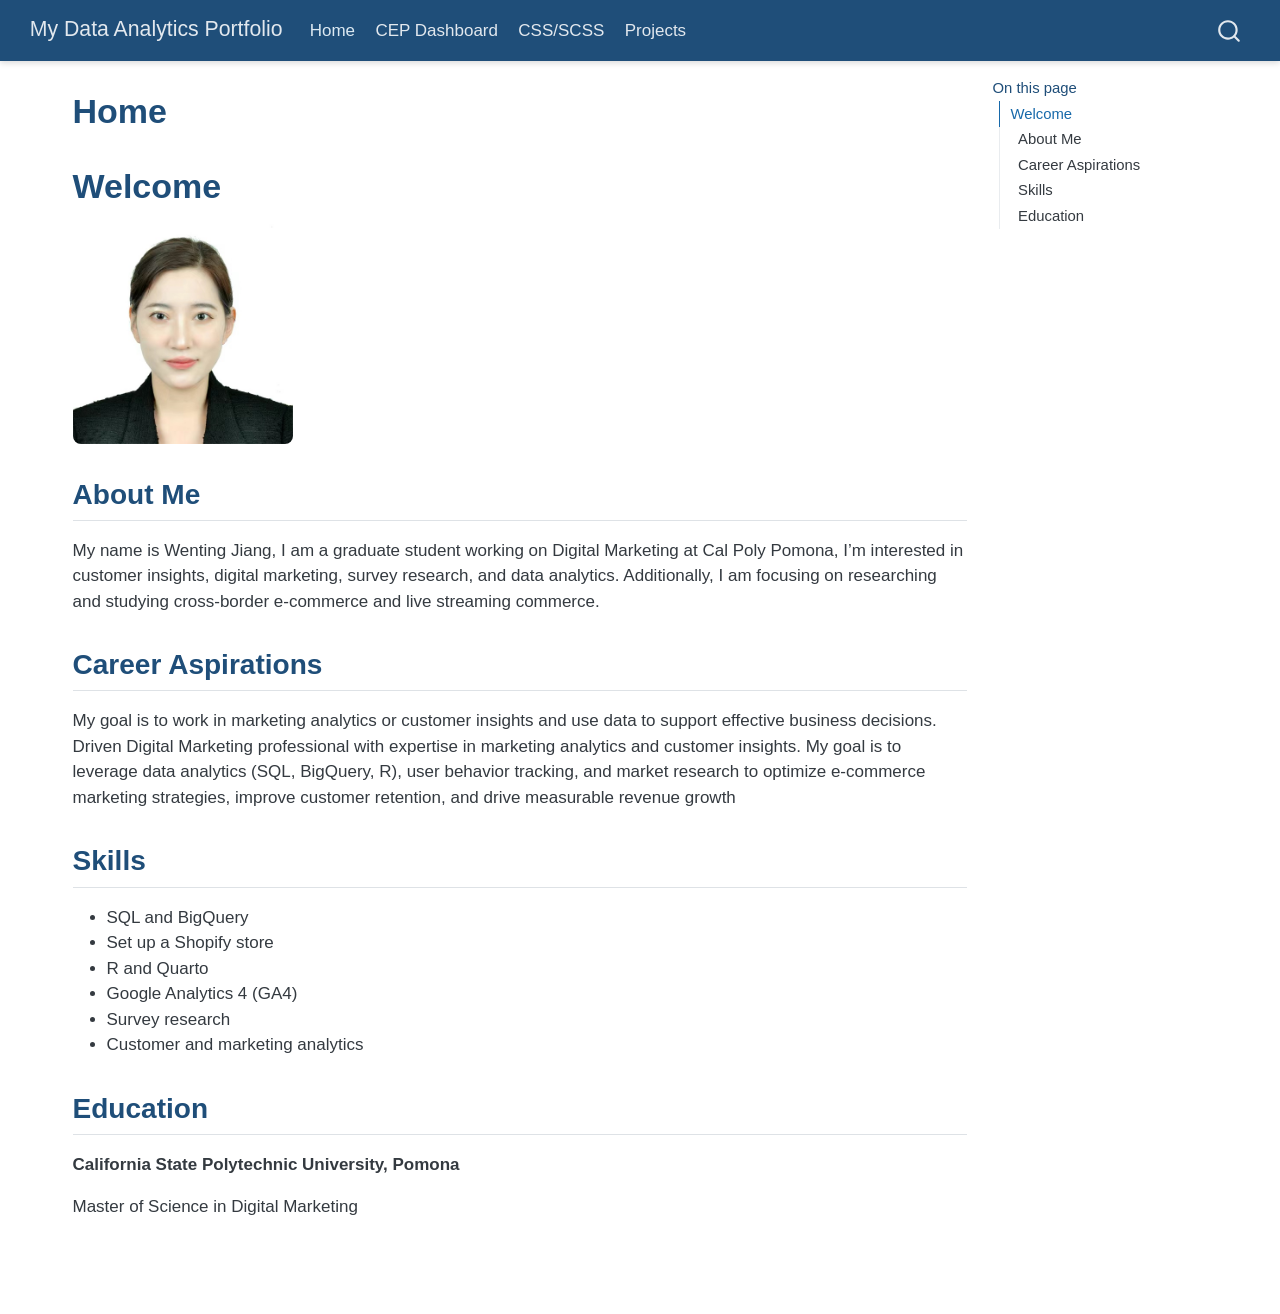
<file: docs/index.html>
<!DOCTYPE html>
<html xmlns="http://www.w3.org/1999/xhtml" lang="en" xml:lang="en"><head>

<meta charset="utf-8">
<meta name="generator" content="quarto-1.9.38">

<meta name="viewport" content="width=device-width, initial-scale=1.0, user-scalable=yes">


<title>Home – My Data Analytics Portfolio</title>
<style>
/* Default styles provided by pandoc.
** See https://pandoc.org/MANUAL.html#variables-for-html for config info.
*/
code{white-space: pre-wrap;}
span.smallcaps{font-variant: small-caps;}
div.columns{display: flex; gap: min(4vw, 1.5em);}
div.column{flex: auto; overflow-x: auto;}
div.hanging-indent{margin-left: 1.5em; text-indent: -1.5em;}
ul.task-list{list-style: none;}
ul.task-list li input[type="checkbox"] {
  width: 0.8em;
  margin: 0 0.8em 0.2em -1em; /* quarto-specific, see https://github.com/quarto-dev/quarto-cli/issues/4556 */ 
  vertical-align: middle;
}
</style>


<script src="site_libs/quarto-nav/quarto-nav.js"></script>
<script src="site_libs/quarto-nav/headroom.min.js"></script>
<script src="site_libs/clipboard/clipboard.min.js"></script>
<script src="site_libs/quarto-search/autocomplete.umd.js"></script>
<script src="site_libs/quarto-search/fuse.min.js"></script>
<script src="site_libs/quarto-search/quarto-search.js"></script>
<meta name="quarto:offset" content="./">
<script src="site_libs/quarto-html/quarto.js" type="module"></script>
<script src="site_libs/quarto-html/tabsets/tabsets.js" type="module"></script>
<script src="site_libs/quarto-html/popper.min.js"></script>
<script src="site_libs/quarto-html/tippy.umd.min.js"></script>
<script src="site_libs/quarto-html/anchor.min.js"></script>
<link href="site_libs/quarto-html/tippy.css" rel="stylesheet">
<link href="site_libs/quarto-html/quarto-syntax-highlighting-15634bcf2e68342d4ad2dfa704d543f6.css" rel="stylesheet" id="quarto-text-highlighting-styles">
<script src="site_libs/bootstrap/bootstrap.min.js"></script>
<link href="site_libs/bootstrap/bootstrap-icons.css" rel="stylesheet">
<link href="site_libs/bootstrap/bootstrap-548ba2eef7fbd130b32140649c68532a.min.css" rel="stylesheet" append-hash="true" id="quarto-bootstrap" data-mode="light">
<script id="quarto-search-options" type="application/json">{
  "location": "navbar",
  "copy-button": false,
  "collapse-after": 3,
  "panel-placement": "end",
  "type": "overlay",
  "limit": 50,
  "keyboard-shortcut": [
    "f",
    "/",
    "s"
  ],
  "show-item-context": false,
  "language": {
    "search-no-results-text": "No results",
    "search-matching-documents-text": "matching documents",
    "search-copy-link-title": "Copy link to search",
    "search-hide-matches-text": "Hide additional matches",
    "search-more-match-text": "more match in this document",
    "search-more-matches-text": "more matches in this document",
    "search-clear-button-title": "Clear",
    "search-text-placeholder": "",
    "search-detached-cancel-button-title": "Cancel",
    "search-submit-button-title": "Submit",
    "search-label": "Search"
  }
}</script>
<style>html{ scroll-behavior: smooth; }</style>


</head>

<body class="nav-fixed quarto-light">

<div id="quarto-search-results"></div>
  <header id="quarto-header" class="headroom fixed-top">
    <nav class="navbar navbar-expand-lg " data-bs-theme="dark">
      <div class="navbar-container container-fluid">
      <div class="navbar-brand-container mx-auto">
    <a class="navbar-brand" href="./index.html">
    <span class="navbar-title">My Data Analytics Portfolio</span>
    </a>
  </div>
            <div id="quarto-search" class="" title="Search"></div>
          <button class="navbar-toggler" type="button" data-bs-toggle="collapse" data-bs-target="#navbarCollapse" aria-controls="navbarCollapse" role="menu" aria-expanded="false" aria-label="Toggle navigation" onclick="if (window.quartoToggleHeadroom) { window.quartoToggleHeadroom(); }">
  <span class="navbar-toggler-icon"></span>
</button>
          <div class="collapse navbar-collapse" id="navbarCollapse">
            <ul class="navbar-nav navbar-nav-scroll me-auto">
  <li class="nav-item">
    <a class="nav-link active" href="./index.html" aria-current="page"> 
<span class="menu-text">Home</span></a>
  </li>  
  <li class="nav-item">
    <a class="nav-link" href="./dashboard.html"> 
<span class="menu-text">CEP Dashboard</span></a>
  </li>  
  <li class="nav-item">
    <a class="nav-link" href="./css-scss.html"> 
<span class="menu-text">CSS/SCSS</span></a>
  </li>  
  <li class="nav-item">
    <a class="nav-link" href="./listings.html"> 
<span class="menu-text">Projects</span></a>
  </li>  
</ul>
          </div> <!-- /navcollapse -->
            <div class="quarto-navbar-tools">
</div>
      </div> <!-- /container-fluid -->
    </nav>
</header>
<!-- content -->
<div id="quarto-content" class="quarto-container page-columns page-rows-contents page-layout-full page-navbar">
<!-- sidebar -->
<!-- margin-sidebar -->
    <div id="quarto-margin-sidebar" class="sidebar margin-sidebar">
        <nav id="TOC" role="doc-toc" class="toc-active">
    <h2 id="toc-title">On this page</h2>
   
  <ul>
  <li><a href="#welcome" id="toc-welcome" class="nav-link active" data-scroll-target="#welcome">Welcome</a>
  <ul class="collapse">
  <li><a href="#about-me" id="toc-about-me" class="nav-link" data-scroll-target="#about-me">About Me</a></li>
  <li><a href="#career-aspirations" id="toc-career-aspirations" class="nav-link" data-scroll-target="#career-aspirations">Career Aspirations</a></li>
  <li><a href="#skills" id="toc-skills" class="nav-link" data-scroll-target="#skills">Skills</a></li>
  <li><a href="#education" id="toc-education" class="nav-link" data-scroll-target="#education">Education</a></li>
  </ul></li>
  </ul>
</nav>
    </div>
<!-- main -->
<main class="content column-page-left" id="quarto-document-content">

<header id="title-block-header" class="quarto-title-block default">
<div class="quarto-title">
<h1 class="title">Home</h1>
</div>



<div class="quarto-title-meta column-page-left">

    
  
    
  </div>
  


</header>


<section id="welcome" class="level1">
<h1>Welcome</h1>
<p><img src="images/profile.jpeg" class="img-fluid" alt="Professional profile photo of Wenting Jiang" width="220"></p>
<section id="about-me" class="level2">
<h2 class="anchored" data-anchor-id="about-me">About Me</h2>
<p>My name is Wenting Jiang, I am a graduate student working on Digital Marketing at Cal Poly Pomona, I’m interested in customer insights, digital marketing, survey research, and data analytics. Additionally, I am focusing on researching and studying cross-border e-commerce and live streaming commerce.</p>
</section>
<section id="career-aspirations" class="level2">
<h2 class="anchored" data-anchor-id="career-aspirations">Career Aspirations</h2>
<p>My goal is to work in marketing analytics or customer insights and use data to support effective business decisions. Driven Digital Marketing professional with expertise in marketing analytics and customer insights. My goal is to leverage data analytics (SQL, BigQuery, R), user behavior tracking, and market research to optimize e-commerce marketing strategies, improve customer retention, and drive measurable revenue growth</p>
</section>
<section id="skills" class="level2">
<h2 class="anchored" data-anchor-id="skills">Skills</h2>
<ul>
<li>SQL and BigQuery</li>
<li>Set up a Shopify store</li>
<li>R and Quarto</li>
<li>Google Analytics 4 (GA4)</li>
<li>Survey research</li>
<li>Customer and marketing analytics</li>
</ul>
</section>
<section id="education" class="level2">
<h2 class="anchored" data-anchor-id="education">Education</h2>
<p><strong>California State Polytechnic University, Pomona</strong></p>
<p>Master of Science in Digital Marketing</p>


</section>
</section>

</main> <!-- /main -->
<script id="quarto-html-after-body" type="application/javascript">
  window.document.addEventListener("DOMContentLoaded", function (event) {
    const icon = "";
    const anchorJS = new window.AnchorJS();
    anchorJS.options = {
      placement: 'right',
      icon: icon
    };
    anchorJS.add('.anchored');
    const isCodeAnnotation = (el) => {
      for (const clz of el.classList) {
        if (clz.startsWith('code-annotation-')) {                     
          return true;
        }
      }
      return false;
    }
    const onCopySuccess = function(e) {
      // button target
      const button = e.trigger;
      // don't keep focus
      button.blur();
      // flash "checked"
      button.classList.add('code-copy-button-checked');
      var currentTitle = button.getAttribute("title");
      button.setAttribute("title", "Copied!");
      let tooltip;
      if (window.bootstrap) {
        button.setAttribute("data-bs-toggle", "tooltip");
        button.setAttribute("data-bs-placement", "left");
        button.setAttribute("data-bs-title", "Copied!");
        tooltip = new bootstrap.Tooltip(button, 
          { trigger: "manual", 
            customClass: "code-copy-button-tooltip",
            offset: [0, -8]});
        tooltip.show();    
      }
      setTimeout(function() {
        if (tooltip) {
          tooltip.hide();
          button.removeAttribute("data-bs-title");
          button.removeAttribute("data-bs-toggle");
          button.removeAttribute("data-bs-placement");
        }
        button.setAttribute("title", currentTitle);
        button.classList.remove('code-copy-button-checked');
      }, 1000);
      // clear code selection
      e.clearSelection();
    }
    const getTextToCopy = function(trigger) {
      const outerScaffold = trigger.parentElement.cloneNode(true);
      const codeEl = outerScaffold.querySelector('code');
      for (const childEl of codeEl.children) {
        if (isCodeAnnotation(childEl)) {
          childEl.remove();
        }
      }
      return codeEl.innerText;
    }
    const clipboard = new window.ClipboardJS('.code-copy-button:not([data-in-quarto-modal])', {
      text: getTextToCopy
    });
    clipboard.on('success', onCopySuccess);
    if (window.document.getElementById('quarto-embedded-source-code-modal')) {
      const clipboardModal = new window.ClipboardJS('.code-copy-button[data-in-quarto-modal]', {
        text: getTextToCopy,
        container: window.document.getElementById('quarto-embedded-source-code-modal')
      });
      clipboardModal.on('success', onCopySuccess);
    }
      var localhostRegex = new RegExp(/^(?:http|https):\/\/localhost\:?[0-9]*\//);
      var mailtoRegex = new RegExp(/^mailto:/);
        var filterRegex = new RegExp('/' + window.location.host + '/');
      var isInternal = (href) => {
          return filterRegex.test(href) || localhostRegex.test(href) || mailtoRegex.test(href);
      }
      // Inspect non-navigation links and adorn them if external
     var links = window.document.querySelectorAll('a[href]:not(.nav-link):not(.navbar-brand):not(.toc-action):not(.sidebar-link):not(.sidebar-item-toggle):not(.pagination-link):not(.no-external):not([aria-hidden]):not(.dropdown-item):not(.quarto-navigation-tool):not(.about-link)');
      for (var i=0; i<links.length; i++) {
        const link = links[i];
        if (!isInternal(link.href)) {
          // undo the damage that might have been done by quarto-nav.js in the case of
          // links that we want to consider external
          if (link.dataset.originalHref !== undefined) {
            link.href = link.dataset.originalHref;
          }
        }
      }
    function tippyHover(el, contentFn, onTriggerFn, onUntriggerFn) {
      const config = {
        allowHTML: true,
        maxWidth: 500,
        delay: 100,
        arrow: false,
        appendTo: function(el) {
            return el.parentElement;
        },
        interactive: true,
        interactiveBorder: 10,
        theme: 'quarto',
        placement: 'bottom-start',
      };
      if (contentFn) {
        config.content = contentFn;
      }
      if (onTriggerFn) {
        config.onTrigger = onTriggerFn;
      }
      if (onUntriggerFn) {
        config.onUntrigger = onUntriggerFn;
      }
      window.tippy(el, config); 
    }
    const noterefs = window.document.querySelectorAll('a[role="doc-noteref"]');
    for (var i=0; i<noterefs.length; i++) {
      const ref = noterefs[i];
      tippyHover(ref, function() {
        // use id or data attribute instead here
        let href = ref.getAttribute('data-footnote-href') || ref.getAttribute('href');
        try { href = new URL(href).hash; } catch {}
        const id = href.replace(/^#\/?/, "");
        const note = window.document.getElementById(id);
        if (note) {
          return note.innerHTML;
        } else {
          return "";
        }
      });
    }
    const xrefs = window.document.querySelectorAll('a.quarto-xref');
    const processXRef = (id, note) => {
      // Strip column container classes
      const stripColumnClz = (el) => {
        el.classList.remove("page-full", "page-columns");
        if (el.children) {
          for (const child of el.children) {
            stripColumnClz(child);
          }
        }
      }
      stripColumnClz(note)
      if (id === null || id.startsWith('sec-')) {
        // Special case sections, only their first couple elements
        const container = document.createElement("div");
        if (note.children && note.children.length > 2) {
          container.appendChild(note.children[0].cloneNode(true));
          for (let i = 1; i < note.children.length; i++) {
            const child = note.children[i];
            if (child.tagName === "P" && child.innerText === "") {
              continue;
            } else {
              container.appendChild(child.cloneNode(true));
              break;
            }
          }
          if (window.Quarto?.typesetMath) {
            window.Quarto.typesetMath(container);
          }
          return container.innerHTML
        } else {
          if (window.Quarto?.typesetMath) {
            window.Quarto.typesetMath(note);
          }
          return note.innerHTML;
        }
      } else {
        // Remove any anchor links if they are present
        const anchorLink = note.querySelector('a.anchorjs-link');
        if (anchorLink) {
          anchorLink.remove();
        }
        if (window.Quarto?.typesetMath) {
          window.Quarto.typesetMath(note);
        }
        if (note.classList.contains("callout")) {
          return note.outerHTML;
        } else {
          return note.innerHTML;
        }
      }
    }
    for (var i=0; i<xrefs.length; i++) {
      const xref = xrefs[i];
      tippyHover(xref, undefined, function(instance) {
        instance.disable();
        let url = xref.getAttribute('href');
        let hash = undefined; 
        if (url.startsWith('#')) {
          hash = url;
        } else {
          try { hash = new URL(url).hash; } catch {}
        }
        if (hash) {
          const id = hash.replace(/^#\/?/, "");
          const note = window.document.getElementById(id);
          if (note !== null) {
            try {
              const html = processXRef(id, note.cloneNode(true));
              instance.setContent(html);
            } finally {
              instance.enable();
              instance.show();
            }
          } else {
            // See if we can fetch this
            fetch(url.split('#')[0])
            .then(res => res.text())
            .then(html => {
              const parser = new DOMParser();
              const htmlDoc = parser.parseFromString(html, "text/html");
              const note = htmlDoc.getElementById(id);
              if (note !== null) {
                const html = processXRef(id, note);
                instance.setContent(html);
              } 
            }).finally(() => {
              instance.enable();
              instance.show();
            });
          }
        } else {
          // See if we can fetch a full url (with no hash to target)
          // This is a special case and we should probably do some content thinning / targeting
          fetch(url)
          .then(res => res.text())
          .then(html => {
            const parser = new DOMParser();
            const htmlDoc = parser.parseFromString(html, "text/html");
            const note = htmlDoc.querySelector('main.content');
            if (note !== null) {
              // This should only happen for chapter cross references
              // (since there is no id in the URL)
              // remove the first header
              if (note.children.length > 0 && note.children[0].tagName === "HEADER") {
                note.children[0].remove();
              }
              const html = processXRef(null, note);
              instance.setContent(html);
            } 
          }).finally(() => {
            instance.enable();
            instance.show();
          });
        }
      }, function(instance) {
      });
    }
        let selectedAnnoteEl;
        const selectorForAnnotation = ( cell, annotation) => {
          let cellAttr = 'data-code-cell="' + cell + '"';
          let lineAttr = 'data-code-annotation="' +  annotation + '"';
          const selector = 'span[' + cellAttr + '][' + lineAttr + ']';
          return selector;
        }
        const selectCodeLines = (annoteEl) => {
          const doc = window.document;
          const targetCell = annoteEl.getAttribute("data-target-cell");
          const targetAnnotation = annoteEl.getAttribute("data-target-annotation");
          const annoteSpan = window.document.querySelector(selectorForAnnotation(targetCell, targetAnnotation));
          const lines = annoteSpan.getAttribute("data-code-lines").split(",");
          const lineIds = lines.map((line) => {
            return targetCell + "-" + line;
          })
          let top = null;
          let height = null;
          let parent = null;
          if (lineIds.length > 0) {
              //compute the position of the single el (top and bottom and make a div)
              const el = window.document.getElementById(lineIds[0]);
              top = el.offsetTop;
              height = el.offsetHeight;
              parent = el.parentElement.parentElement;
            if (lineIds.length > 1) {
              const lastEl = window.document.getElementById(lineIds[lineIds.length - 1]);
              const bottom = lastEl.offsetTop + lastEl.offsetHeight;
              height = bottom - top;
            }
            if (top !== null && height !== null && parent !== null) {
              // cook up a div (if necessary) and position it 
              let div = window.document.getElementById("code-annotation-line-highlight");
              if (div === null) {
                div = window.document.createElement("div");
                div.setAttribute("id", "code-annotation-line-highlight");
                div.style.position = 'absolute';
                parent.appendChild(div);
              }
              div.style.top = top - 2 + "px";
              div.style.height = height + 4 + "px";
              div.style.left = 0;
              let gutterDiv = window.document.getElementById("code-annotation-line-highlight-gutter");
              if (gutterDiv === null) {
                gutterDiv = window.document.createElement("div");
                gutterDiv.setAttribute("id", "code-annotation-line-highlight-gutter");
                gutterDiv.style.position = 'absolute';
                const codeCell = window.document.getElementById(targetCell);
                const gutter = codeCell.querySelector('.code-annotation-gutter');
                gutter.appendChild(gutterDiv);
              }
              gutterDiv.style.top = top - 2 + "px";
              gutterDiv.style.height = height + 4 + "px";
            }
            selectedAnnoteEl = annoteEl;
          }
        };
        const unselectCodeLines = () => {
          const elementsIds = ["code-annotation-line-highlight", "code-annotation-line-highlight-gutter"];
          elementsIds.forEach((elId) => {
            const div = window.document.getElementById(elId);
            if (div) {
              div.remove();
            }
          });
          selectedAnnoteEl = undefined;
        };
          // Handle positioning of the toggle
      window.addEventListener(
        "resize",
        throttle(() => {
          elRect = undefined;
          if (selectedAnnoteEl) {
            selectCodeLines(selectedAnnoteEl);
          }
        }, 10)
      );
      function throttle(fn, ms) {
      let throttle = false;
      let timer;
        return (...args) => {
          if(!throttle) { // first call gets through
              fn.apply(this, args);
              throttle = true;
          } else { // all the others get throttled
              if(timer) clearTimeout(timer); // cancel #2
              timer = setTimeout(() => {
                fn.apply(this, args);
                timer = throttle = false;
              }, ms);
          }
        };
      }
        // Attach click handler to the DT
        const annoteDls = window.document.querySelectorAll('dt[data-target-cell]');
        for (const annoteDlNode of annoteDls) {
          annoteDlNode.addEventListener('click', (event) => {
            const clickedEl = event.target;
            if (clickedEl !== selectedAnnoteEl) {
              unselectCodeLines();
              const activeEl = window.document.querySelector('dt[data-target-cell].code-annotation-active');
              if (activeEl) {
                activeEl.classList.remove('code-annotation-active');
              }
              selectCodeLines(clickedEl);
              clickedEl.classList.add('code-annotation-active');
            } else {
              // Unselect the line
              unselectCodeLines();
              clickedEl.classList.remove('code-annotation-active');
            }
          });
        }
    const findCites = (el) => {
      const parentEl = el.parentElement;
      if (parentEl) {
        const cites = parentEl.dataset.cites;
        if (cites) {
          return {
            el,
            cites: cites.split(' ')
          };
        } else {
          return findCites(el.parentElement)
        }
      } else {
        return undefined;
      }
    };
    var bibliorefs = window.document.querySelectorAll('a[role="doc-biblioref"]');
    for (var i=0; i<bibliorefs.length; i++) {
      const ref = bibliorefs[i];
      const citeInfo = findCites(ref);
      if (citeInfo) {
        tippyHover(citeInfo.el, function() {
          var popup = window.document.createElement('div');
          citeInfo.cites.forEach(function(cite) {
            var citeDiv = window.document.createElement('div');
            citeDiv.classList.add('hanging-indent');
            citeDiv.classList.add('csl-entry');
            var biblioDiv = window.document.getElementById('ref-' + cite);
            if (biblioDiv) {
              citeDiv.innerHTML = biblioDiv.innerHTML;
            }
            popup.appendChild(citeDiv);
          });
          return popup.innerHTML;
        });
      }
    }
  });
  </script>
</div> <!-- /content -->




<script src="site_libs/quarto-html/zenscroll-min.js"></script>
</body></html>
</file>
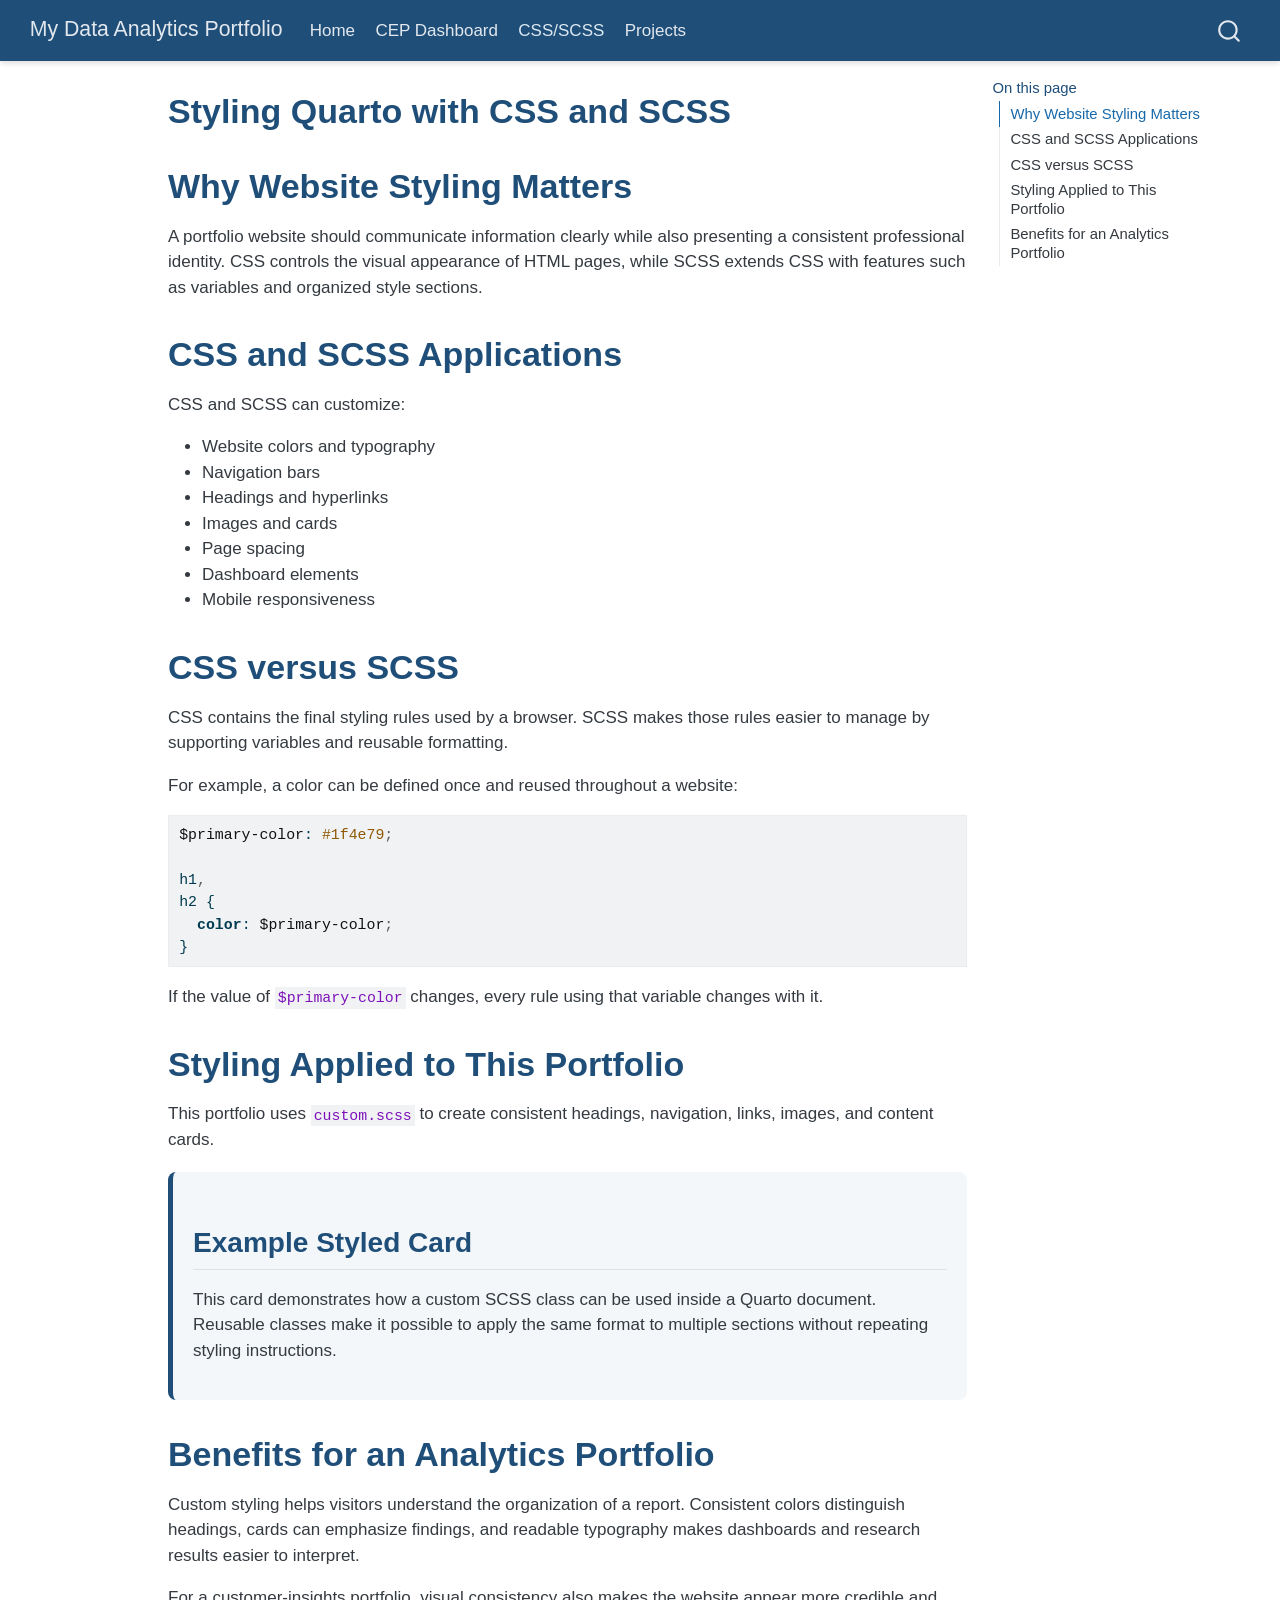
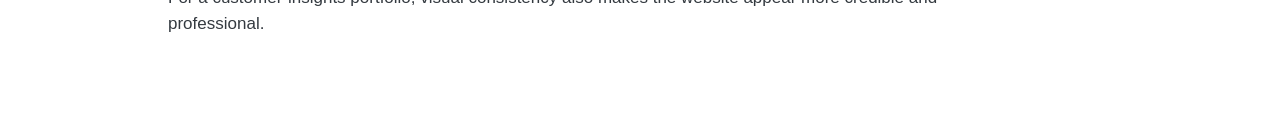
<file: docs/css-scss.html>
<!DOCTYPE html>
<html xmlns="http://www.w3.org/1999/xhtml" lang="en" xml:lang="en"><head>

<meta charset="utf-8">
<meta name="generator" content="quarto-1.9.38">

<meta name="viewport" content="width=device-width, initial-scale=1.0, user-scalable=yes">


<title>Styling Quarto with CSS and SCSS – My Data Analytics Portfolio</title>
<style>
/* Default styles provided by pandoc.
** See https://pandoc.org/MANUAL.html#variables-for-html for config info.
*/
code{white-space: pre-wrap;}
span.smallcaps{font-variant: small-caps;}
div.columns{display: flex; gap: min(4vw, 1.5em);}
div.column{flex: auto; overflow-x: auto;}
div.hanging-indent{margin-left: 1.5em; text-indent: -1.5em;}
ul.task-list{list-style: none;}
ul.task-list li input[type="checkbox"] {
  width: 0.8em;
  margin: 0 0.8em 0.2em -1em; /* quarto-specific, see https://github.com/quarto-dev/quarto-cli/issues/4556 */ 
  vertical-align: middle;
}
/* CSS for syntax highlighting */
html { -webkit-text-size-adjust: 100%; }
pre > code.sourceCode { white-space: pre; position: relative; }
pre > code.sourceCode > span { display: inline-block; line-height: 1.25; }
pre > code.sourceCode > span:empty { height: 1.2em; }
.sourceCode { overflow: visible; }
code.sourceCode > span { color: inherit; text-decoration: inherit; }
div.sourceCode { margin: 1em 0; }
pre.sourceCode { margin: 0; }
@media screen {
div.sourceCode { overflow: auto; }
}
@media print {
pre > code.sourceCode { white-space: pre-wrap; }
pre > code.sourceCode > span { text-indent: -5em; padding-left: 5em; }
}
pre.numberSource code
  { counter-reset: source-line 0; }
pre.numberSource code > span
  { position: relative; left: -4em; counter-increment: source-line; }
pre.numberSource code > span > a:first-child::before
  { content: counter(source-line);
    position: relative; left: -1em; text-align: right; vertical-align: baseline;
    border: none; display: inline-block;
    -webkit-touch-callout: none; -webkit-user-select: none;
    -khtml-user-select: none; -moz-user-select: none;
    -ms-user-select: none; user-select: none;
    padding: 0 4px; width: 4em;
  }
pre.numberSource { margin-left: 3em;  padding-left: 4px; }
div.sourceCode
  {   }
@media screen {
pre > code.sourceCode > span > a:first-child::before { text-decoration: underline; }
}
</style>


<script src="site_libs/quarto-nav/quarto-nav.js"></script>
<script src="site_libs/quarto-nav/headroom.min.js"></script>
<script src="site_libs/clipboard/clipboard.min.js"></script>
<script src="site_libs/quarto-search/autocomplete.umd.js"></script>
<script src="site_libs/quarto-search/fuse.min.js"></script>
<script src="site_libs/quarto-search/quarto-search.js"></script>
<meta name="quarto:offset" content="./">
<script src="site_libs/quarto-html/quarto.js" type="module"></script>
<script src="site_libs/quarto-html/tabsets/tabsets.js" type="module"></script>
<script src="site_libs/quarto-html/popper.min.js"></script>
<script src="site_libs/quarto-html/tippy.umd.min.js"></script>
<script src="site_libs/quarto-html/anchor.min.js"></script>
<link href="site_libs/quarto-html/tippy.css" rel="stylesheet">
<link href="site_libs/quarto-html/quarto-syntax-highlighting-15634bcf2e68342d4ad2dfa704d543f6.css" rel="stylesheet" id="quarto-text-highlighting-styles">
<script src="site_libs/bootstrap/bootstrap.min.js"></script>
<link href="site_libs/bootstrap/bootstrap-icons.css" rel="stylesheet">
<link href="site_libs/bootstrap/bootstrap-548ba2eef7fbd130b32140649c68532a.min.css" rel="stylesheet" append-hash="true" id="quarto-bootstrap" data-mode="light">
<script id="quarto-search-options" type="application/json">{
  "location": "navbar",
  "copy-button": false,
  "collapse-after": 3,
  "panel-placement": "end",
  "type": "overlay",
  "limit": 50,
  "keyboard-shortcut": [
    "f",
    "/",
    "s"
  ],
  "show-item-context": false,
  "language": {
    "search-no-results-text": "No results",
    "search-matching-documents-text": "matching documents",
    "search-copy-link-title": "Copy link to search",
    "search-hide-matches-text": "Hide additional matches",
    "search-more-match-text": "more match in this document",
    "search-more-matches-text": "more matches in this document",
    "search-clear-button-title": "Clear",
    "search-text-placeholder": "",
    "search-detached-cancel-button-title": "Cancel",
    "search-submit-button-title": "Submit",
    "search-label": "Search"
  }
}</script>
<style>html{ scroll-behavior: smooth; }</style>


</head>

<body class="nav-fixed quarto-light">

<div id="quarto-search-results"></div>
  <header id="quarto-header" class="headroom fixed-top">
    <nav class="navbar navbar-expand-lg " data-bs-theme="dark">
      <div class="navbar-container container-fluid">
      <div class="navbar-brand-container mx-auto">
    <a class="navbar-brand" href="./index.html">
    <span class="navbar-title">My Data Analytics Portfolio</span>
    </a>
  </div>
            <div id="quarto-search" class="" title="Search"></div>
          <button class="navbar-toggler" type="button" data-bs-toggle="collapse" data-bs-target="#navbarCollapse" aria-controls="navbarCollapse" role="menu" aria-expanded="false" aria-label="Toggle navigation" onclick="if (window.quartoToggleHeadroom) { window.quartoToggleHeadroom(); }">
  <span class="navbar-toggler-icon"></span>
</button>
          <div class="collapse navbar-collapse" id="navbarCollapse">
            <ul class="navbar-nav navbar-nav-scroll me-auto">
  <li class="nav-item">
    <a class="nav-link" href="./index.html"> 
<span class="menu-text">Home</span></a>
  </li>  
  <li class="nav-item">
    <a class="nav-link" href="./dashboard.html"> 
<span class="menu-text">CEP Dashboard</span></a>
  </li>  
  <li class="nav-item">
    <a class="nav-link active" href="./css-scss.html" aria-current="page"> 
<span class="menu-text">CSS/SCSS</span></a>
  </li>  
  <li class="nav-item">
    <a class="nav-link" href="./listings.html"> 
<span class="menu-text">Projects</span></a>
  </li>  
</ul>
          </div> <!-- /navcollapse -->
            <div class="quarto-navbar-tools">
</div>
      </div> <!-- /container-fluid -->
    </nav>
</header>
<!-- content -->
<div id="quarto-content" class="quarto-container page-columns page-rows-contents page-layout-article page-navbar">
<!-- sidebar -->
<!-- margin-sidebar -->
    <div id="quarto-margin-sidebar" class="sidebar margin-sidebar">
        <nav id="TOC" role="doc-toc" class="toc-active">
    <h2 id="toc-title">On this page</h2>
   
  <ul>
  <li><a href="#why-website-styling-matters" id="toc-why-website-styling-matters" class="nav-link active" data-scroll-target="#why-website-styling-matters">Why Website Styling Matters</a></li>
  <li><a href="#css-and-scss-applications" id="toc-css-and-scss-applications" class="nav-link" data-scroll-target="#css-and-scss-applications">CSS and SCSS Applications</a></li>
  <li><a href="#css-versus-scss" id="toc-css-versus-scss" class="nav-link" data-scroll-target="#css-versus-scss">CSS versus SCSS</a></li>
  <li><a href="#styling-applied-to-this-portfolio" id="toc-styling-applied-to-this-portfolio" class="nav-link" data-scroll-target="#styling-applied-to-this-portfolio">Styling Applied to This Portfolio</a>
  <ul class="collapse">
  <li><a href="#example-styled-card" id="toc-example-styled-card" class="nav-link" data-scroll-target="#example-styled-card">Example Styled Card</a></li>
  </ul></li>
  <li><a href="#benefits-for-an-analytics-portfolio" id="toc-benefits-for-an-analytics-portfolio" class="nav-link" data-scroll-target="#benefits-for-an-analytics-portfolio">Benefits for an Analytics Portfolio</a></li>
  </ul>
</nav>
    </div>
<!-- main -->
<main class="content" id="quarto-document-content">

<header id="title-block-header" class="quarto-title-block default">
<div class="quarto-title">
<h1 class="title">Styling Quarto with CSS and SCSS</h1>
</div>



<div class="quarto-title-meta">

    
  
    
  </div>
  


</header>


<section id="why-website-styling-matters" class="level1">
<h1>Why Website Styling Matters</h1>
<p>A portfolio website should communicate information clearly while also presenting a consistent professional identity. CSS controls the visual appearance of HTML pages, while SCSS extends CSS with features such as variables and organized style sections.</p>
</section>
<section id="css-and-scss-applications" class="level1">
<h1>CSS and SCSS Applications</h1>
<p>CSS and SCSS can customize:</p>
<ul>
<li>Website colors and typography</li>
<li>Navigation bars</li>
<li>Headings and hyperlinks</li>
<li>Images and cards</li>
<li>Page spacing</li>
<li>Dashboard elements</li>
<li>Mobile responsiveness</li>
</ul>
</section>
<section id="css-versus-scss" class="level1">
<h1>CSS versus SCSS</h1>
<p>CSS contains the final styling rules used by a browser. SCSS makes those rules easier to manage by supporting variables and reusable formatting.</p>
<p>For example, a color can be defined once and reused throughout a website:</p>
<div class="code-copy-outer-scaffold"><div class="sourceCode" id="cb1"><pre class="sourceCode scss code-with-copy"><code class="sourceCode scss"><span id="cb1-1"><a href="#cb1-1" aria-hidden="true" tabindex="-1"></a><span class="va">$primary-color</span>: <span class="cn">#1f4e79</span><span class="op">;</span></span>
<span id="cb1-2"><a href="#cb1-2" aria-hidden="true" tabindex="-1"></a></span>
<span id="cb1-3"><a href="#cb1-3" aria-hidden="true" tabindex="-1"></a>h1<span class="op">,</span></span>
<span id="cb1-4"><a href="#cb1-4" aria-hidden="true" tabindex="-1"></a>h2 {</span>
<span id="cb1-5"><a href="#cb1-5" aria-hidden="true" tabindex="-1"></a>  <span class="kw">color</span>: <span class="va">$primary-color</span><span class="op">;</span></span>
<span id="cb1-6"><a href="#cb1-6" aria-hidden="true" tabindex="-1"></a>}</span></code></pre></div><button title="Copy to Clipboard" class="code-copy-button"><i class="bi"></i></button></div>
<p>If the value of <code>$primary-color</code> changes, every rule using that variable changes with it.</p>
</section>
<section id="styling-applied-to-this-portfolio" class="level1">
<h1>Styling Applied to This Portfolio</h1>
<p>This portfolio uses <code>custom.scss</code> to create consistent headings, navigation, links, images, and content cards.</p>
<section id="example-styled-card" class="level2 portfolio-card">
<h2 class="anchored" data-anchor-id="example-styled-card">Example Styled Card</h2>
<p>This card demonstrates how a custom SCSS class can be used inside a Quarto document. Reusable classes make it possible to apply the same format to multiple sections without repeating styling instructions.</p>
</section>
</section>
<section id="benefits-for-an-analytics-portfolio" class="level1">
<h1>Benefits for an Analytics Portfolio</h1>
<p>Custom styling helps visitors understand the organization of a report. Consistent colors distinguish headings, cards can emphasize findings, and readable typography makes dashboards and research results easier to interpret.</p>
<p>For a customer-insights portfolio, visual consistency also makes the website appear more credible and professional.</p>


</section>

</main> <!-- /main -->
<script id="quarto-html-after-body" type="application/javascript">
  window.document.addEventListener("DOMContentLoaded", function (event) {
    const icon = "";
    const anchorJS = new window.AnchorJS();
    anchorJS.options = {
      placement: 'right',
      icon: icon
    };
    anchorJS.add('.anchored');
    const isCodeAnnotation = (el) => {
      for (const clz of el.classList) {
        if (clz.startsWith('code-annotation-')) {                     
          return true;
        }
      }
      return false;
    }
    const onCopySuccess = function(e) {
      // button target
      const button = e.trigger;
      // don't keep focus
      button.blur();
      // flash "checked"
      button.classList.add('code-copy-button-checked');
      var currentTitle = button.getAttribute("title");
      button.setAttribute("title", "Copied!");
      let tooltip;
      if (window.bootstrap) {
        button.setAttribute("data-bs-toggle", "tooltip");
        button.setAttribute("data-bs-placement", "left");
        button.setAttribute("data-bs-title", "Copied!");
        tooltip = new bootstrap.Tooltip(button, 
          { trigger: "manual", 
            customClass: "code-copy-button-tooltip",
            offset: [0, -8]});
        tooltip.show();    
      }
      setTimeout(function() {
        if (tooltip) {
          tooltip.hide();
          button.removeAttribute("data-bs-title");
          button.removeAttribute("data-bs-toggle");
          button.removeAttribute("data-bs-placement");
        }
        button.setAttribute("title", currentTitle);
        button.classList.remove('code-copy-button-checked');
      }, 1000);
      // clear code selection
      e.clearSelection();
    }
    const getTextToCopy = function(trigger) {
      const outerScaffold = trigger.parentElement.cloneNode(true);
      const codeEl = outerScaffold.querySelector('code');
      for (const childEl of codeEl.children) {
        if (isCodeAnnotation(childEl)) {
          childEl.remove();
        }
      }
      return codeEl.innerText;
    }
    const clipboard = new window.ClipboardJS('.code-copy-button:not([data-in-quarto-modal])', {
      text: getTextToCopy
    });
    clipboard.on('success', onCopySuccess);
    if (window.document.getElementById('quarto-embedded-source-code-modal')) {
      const clipboardModal = new window.ClipboardJS('.code-copy-button[data-in-quarto-modal]', {
        text: getTextToCopy,
        container: window.document.getElementById('quarto-embedded-source-code-modal')
      });
      clipboardModal.on('success', onCopySuccess);
    }
      var localhostRegex = new RegExp(/^(?:http|https):\/\/localhost\:?[0-9]*\//);
      var mailtoRegex = new RegExp(/^mailto:/);
        var filterRegex = new RegExp('/' + window.location.host + '/');
      var isInternal = (href) => {
          return filterRegex.test(href) || localhostRegex.test(href) || mailtoRegex.test(href);
      }
      // Inspect non-navigation links and adorn them if external
     var links = window.document.querySelectorAll('a[href]:not(.nav-link):not(.navbar-brand):not(.toc-action):not(.sidebar-link):not(.sidebar-item-toggle):not(.pagination-link):not(.no-external):not([aria-hidden]):not(.dropdown-item):not(.quarto-navigation-tool):not(.about-link)');
      for (var i=0; i<links.length; i++) {
        const link = links[i];
        if (!isInternal(link.href)) {
          // undo the damage that might have been done by quarto-nav.js in the case of
          // links that we want to consider external
          if (link.dataset.originalHref !== undefined) {
            link.href = link.dataset.originalHref;
          }
        }
      }
    function tippyHover(el, contentFn, onTriggerFn, onUntriggerFn) {
      const config = {
        allowHTML: true,
        maxWidth: 500,
        delay: 100,
        arrow: false,
        appendTo: function(el) {
            return el.parentElement;
        },
        interactive: true,
        interactiveBorder: 10,
        theme: 'quarto',
        placement: 'bottom-start',
      };
      if (contentFn) {
        config.content = contentFn;
      }
      if (onTriggerFn) {
        config.onTrigger = onTriggerFn;
      }
      if (onUntriggerFn) {
        config.onUntrigger = onUntriggerFn;
      }
      window.tippy(el, config); 
    }
    const noterefs = window.document.querySelectorAll('a[role="doc-noteref"]');
    for (var i=0; i<noterefs.length; i++) {
      const ref = noterefs[i];
      tippyHover(ref, function() {
        // use id or data attribute instead here
        let href = ref.getAttribute('data-footnote-href') || ref.getAttribute('href');
        try { href = new URL(href).hash; } catch {}
        const id = href.replace(/^#\/?/, "");
        const note = window.document.getElementById(id);
        if (note) {
          return note.innerHTML;
        } else {
          return "";
        }
      });
    }
    const xrefs = window.document.querySelectorAll('a.quarto-xref');
    const processXRef = (id, note) => {
      // Strip column container classes
      const stripColumnClz = (el) => {
        el.classList.remove("page-full", "page-columns");
        if (el.children) {
          for (const child of el.children) {
            stripColumnClz(child);
          }
        }
      }
      stripColumnClz(note)
      if (id === null || id.startsWith('sec-')) {
        // Special case sections, only their first couple elements
        const container = document.createElement("div");
        if (note.children && note.children.length > 2) {
          container.appendChild(note.children[0].cloneNode(true));
          for (let i = 1; i < note.children.length; i++) {
            const child = note.children[i];
            if (child.tagName === "P" && child.innerText === "") {
              continue;
            } else {
              container.appendChild(child.cloneNode(true));
              break;
            }
          }
          if (window.Quarto?.typesetMath) {
            window.Quarto.typesetMath(container);
          }
          return container.innerHTML
        } else {
          if (window.Quarto?.typesetMath) {
            window.Quarto.typesetMath(note);
          }
          return note.innerHTML;
        }
      } else {
        // Remove any anchor links if they are present
        const anchorLink = note.querySelector('a.anchorjs-link');
        if (anchorLink) {
          anchorLink.remove();
        }
        if (window.Quarto?.typesetMath) {
          window.Quarto.typesetMath(note);
        }
        if (note.classList.contains("callout")) {
          return note.outerHTML;
        } else {
          return note.innerHTML;
        }
      }
    }
    for (var i=0; i<xrefs.length; i++) {
      const xref = xrefs[i];
      tippyHover(xref, undefined, function(instance) {
        instance.disable();
        let url = xref.getAttribute('href');
        let hash = undefined; 
        if (url.startsWith('#')) {
          hash = url;
        } else {
          try { hash = new URL(url).hash; } catch {}
        }
        if (hash) {
          const id = hash.replace(/^#\/?/, "");
          const note = window.document.getElementById(id);
          if (note !== null) {
            try {
              const html = processXRef(id, note.cloneNode(true));
              instance.setContent(html);
            } finally {
              instance.enable();
              instance.show();
            }
          } else {
            // See if we can fetch this
            fetch(url.split('#')[0])
            .then(res => res.text())
            .then(html => {
              const parser = new DOMParser();
              const htmlDoc = parser.parseFromString(html, "text/html");
              const note = htmlDoc.getElementById(id);
              if (note !== null) {
                const html = processXRef(id, note);
                instance.setContent(html);
              } 
            }).finally(() => {
              instance.enable();
              instance.show();
            });
          }
        } else {
          // See if we can fetch a full url (with no hash to target)
          // This is a special case and we should probably do some content thinning / targeting
          fetch(url)
          .then(res => res.text())
          .then(html => {
            const parser = new DOMParser();
            const htmlDoc = parser.parseFromString(html, "text/html");
            const note = htmlDoc.querySelector('main.content');
            if (note !== null) {
              // This should only happen for chapter cross references
              // (since there is no id in the URL)
              // remove the first header
              if (note.children.length > 0 && note.children[0].tagName === "HEADER") {
                note.children[0].remove();
              }
              const html = processXRef(null, note);
              instance.setContent(html);
            } 
          }).finally(() => {
            instance.enable();
            instance.show();
          });
        }
      }, function(instance) {
      });
    }
        let selectedAnnoteEl;
        const selectorForAnnotation = ( cell, annotation) => {
          let cellAttr = 'data-code-cell="' + cell + '"';
          let lineAttr = 'data-code-annotation="' +  annotation + '"';
          const selector = 'span[' + cellAttr + '][' + lineAttr + ']';
          return selector;
        }
        const selectCodeLines = (annoteEl) => {
          const doc = window.document;
          const targetCell = annoteEl.getAttribute("data-target-cell");
          const targetAnnotation = annoteEl.getAttribute("data-target-annotation");
          const annoteSpan = window.document.querySelector(selectorForAnnotation(targetCell, targetAnnotation));
          const lines = annoteSpan.getAttribute("data-code-lines").split(",");
          const lineIds = lines.map((line) => {
            return targetCell + "-" + line;
          })
          let top = null;
          let height = null;
          let parent = null;
          if (lineIds.length > 0) {
              //compute the position of the single el (top and bottom and make a div)
              const el = window.document.getElementById(lineIds[0]);
              top = el.offsetTop;
              height = el.offsetHeight;
              parent = el.parentElement.parentElement;
            if (lineIds.length > 1) {
              const lastEl = window.document.getElementById(lineIds[lineIds.length - 1]);
              const bottom = lastEl.offsetTop + lastEl.offsetHeight;
              height = bottom - top;
            }
            if (top !== null && height !== null && parent !== null) {
              // cook up a div (if necessary) and position it 
              let div = window.document.getElementById("code-annotation-line-highlight");
              if (div === null) {
                div = window.document.createElement("div");
                div.setAttribute("id", "code-annotation-line-highlight");
                div.style.position = 'absolute';
                parent.appendChild(div);
              }
              div.style.top = top - 2 + "px";
              div.style.height = height + 4 + "px";
              div.style.left = 0;
              let gutterDiv = window.document.getElementById("code-annotation-line-highlight-gutter");
              if (gutterDiv === null) {
                gutterDiv = window.document.createElement("div");
                gutterDiv.setAttribute("id", "code-annotation-line-highlight-gutter");
                gutterDiv.style.position = 'absolute';
                const codeCell = window.document.getElementById(targetCell);
                const gutter = codeCell.querySelector('.code-annotation-gutter');
                gutter.appendChild(gutterDiv);
              }
              gutterDiv.style.top = top - 2 + "px";
              gutterDiv.style.height = height + 4 + "px";
            }
            selectedAnnoteEl = annoteEl;
          }
        };
        const unselectCodeLines = () => {
          const elementsIds = ["code-annotation-line-highlight", "code-annotation-line-highlight-gutter"];
          elementsIds.forEach((elId) => {
            const div = window.document.getElementById(elId);
            if (div) {
              div.remove();
            }
          });
          selectedAnnoteEl = undefined;
        };
          // Handle positioning of the toggle
      window.addEventListener(
        "resize",
        throttle(() => {
          elRect = undefined;
          if (selectedAnnoteEl) {
            selectCodeLines(selectedAnnoteEl);
          }
        }, 10)
      );
      function throttle(fn, ms) {
      let throttle = false;
      let timer;
        return (...args) => {
          if(!throttle) { // first call gets through
              fn.apply(this, args);
              throttle = true;
          } else { // all the others get throttled
              if(timer) clearTimeout(timer); // cancel #2
              timer = setTimeout(() => {
                fn.apply(this, args);
                timer = throttle = false;
              }, ms);
          }
        };
      }
        // Attach click handler to the DT
        const annoteDls = window.document.querySelectorAll('dt[data-target-cell]');
        for (const annoteDlNode of annoteDls) {
          annoteDlNode.addEventListener('click', (event) => {
            const clickedEl = event.target;
            if (clickedEl !== selectedAnnoteEl) {
              unselectCodeLines();
              const activeEl = window.document.querySelector('dt[data-target-cell].code-annotation-active');
              if (activeEl) {
                activeEl.classList.remove('code-annotation-active');
              }
              selectCodeLines(clickedEl);
              clickedEl.classList.add('code-annotation-active');
            } else {
              // Unselect the line
              unselectCodeLines();
              clickedEl.classList.remove('code-annotation-active');
            }
          });
        }
    const findCites = (el) => {
      const parentEl = el.parentElement;
      if (parentEl) {
        const cites = parentEl.dataset.cites;
        if (cites) {
          return {
            el,
            cites: cites.split(' ')
          };
        } else {
          return findCites(el.parentElement)
        }
      } else {
        return undefined;
      }
    };
    var bibliorefs = window.document.querySelectorAll('a[role="doc-biblioref"]');
    for (var i=0; i<bibliorefs.length; i++) {
      const ref = bibliorefs[i];
      const citeInfo = findCites(ref);
      if (citeInfo) {
        tippyHover(citeInfo.el, function() {
          var popup = window.document.createElement('div');
          citeInfo.cites.forEach(function(cite) {
            var citeDiv = window.document.createElement('div');
            citeDiv.classList.add('hanging-indent');
            citeDiv.classList.add('csl-entry');
            var biblioDiv = window.document.getElementById('ref-' + cite);
            if (biblioDiv) {
              citeDiv.innerHTML = biblioDiv.innerHTML;
            }
            popup.appendChild(citeDiv);
          });
          return popup.innerHTML;
        });
      }
    }
  });
  </script>
</div> <!-- /content -->




<script src="site_libs/quarto-html/zenscroll-min.js"></script>
</body></html>
</file>
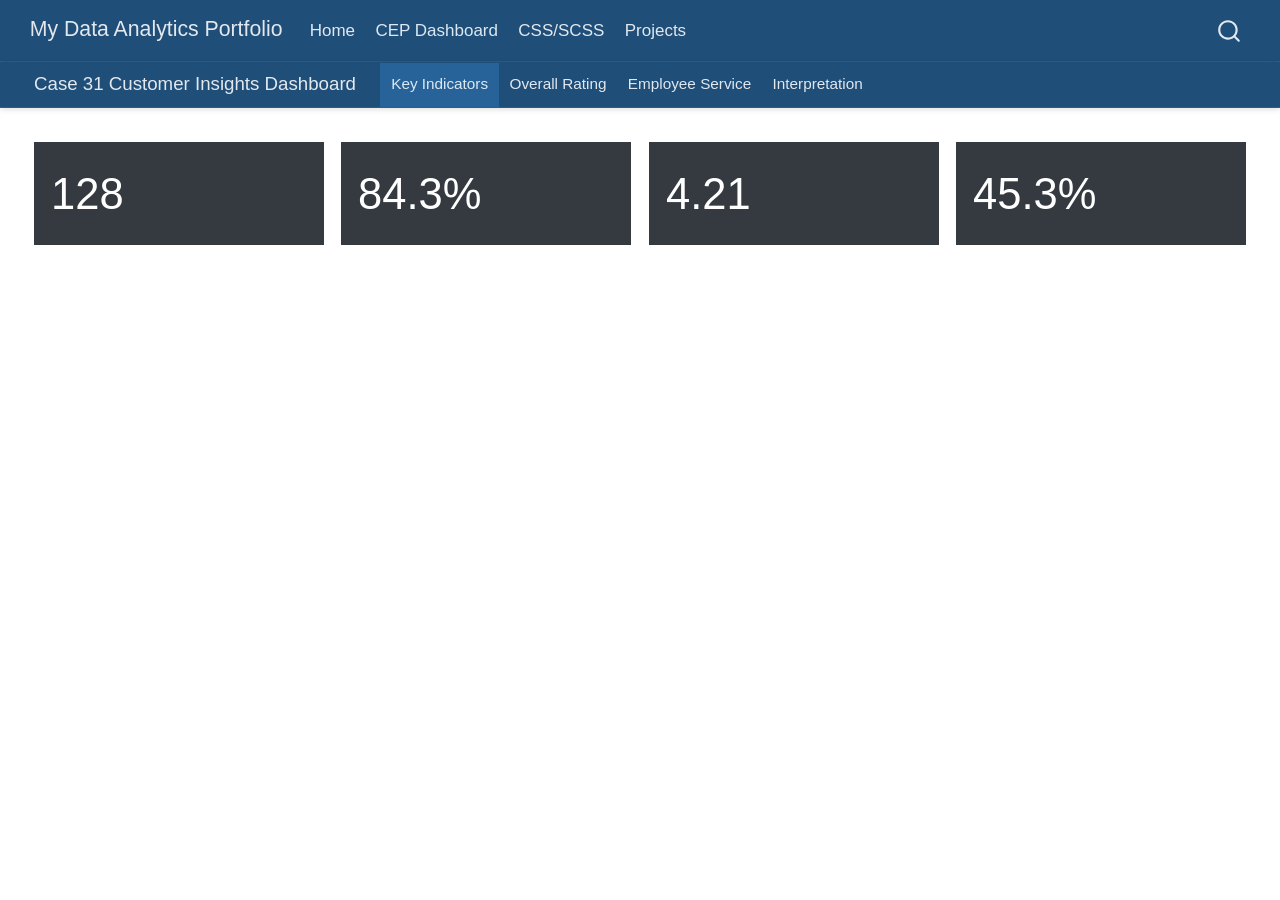
<file: docs/dashboard.html>
<!DOCTYPE html>
<html xmlns="http://www.w3.org/1999/xhtml" lang="en" xml:lang="en"><head>

<meta charset="utf-8">
<meta name="generator" content="quarto-1.9.38">

<meta name="viewport" content="width=device-width, initial-scale=1.0, user-scalable=yes">


<title>Case 31 Customer Insights Dashboard – My Data Analytics Portfolio</title>
<style>
/* Default styles provided by pandoc.
** See https://pandoc.org/MANUAL.html#variables-for-html for config info.
*/
code{white-space: pre-wrap;}
span.smallcaps{font-variant: small-caps;}
div.columns{display: flex; gap: min(4vw, 1.5em);}
div.column{flex: auto; overflow-x: auto;}
div.hanging-indent{margin-left: 1.5em; text-indent: -1.5em;}
ul.task-list{list-style: none;}
ul.task-list li input[type="checkbox"] {
  width: 0.8em;
  margin: 0 0.8em 0.2em -1em; /* quarto-specific, see https://github.com/quarto-dev/quarto-cli/issues/4556 */ 
  vertical-align: middle;
}
</style>


<script src="site_libs/quarto-nav/quarto-nav.js"></script>
<script src="site_libs/quarto-nav/headroom.min.js"></script>
<script src="site_libs/clipboard/clipboard.min.js"></script>
<script src="site_libs/quarto-search/autocomplete.umd.js"></script>
<script src="site_libs/quarto-search/fuse.min.js"></script>
<script src="site_libs/quarto-search/quarto-search.js"></script>
<meta name="quarto:offset" content="./">
<script src="site_libs/quarto-html/quarto.js" type="module"></script>
<script src="site_libs/quarto-html/tabsets/tabsets.js" type="module"></script>
<script src="site_libs/quarto-html/popper.min.js"></script>
<script src="site_libs/quarto-html/tippy.umd.min.js"></script>
<script src="site_libs/quarto-html/anchor.min.js"></script>
<link href="site_libs/quarto-html/tippy.css" rel="stylesheet">
<link href="site_libs/quarto-html/quarto-syntax-highlighting-15634bcf2e68342d4ad2dfa704d543f6.css" rel="stylesheet" class="quarto-color-scheme" id="quarto-text-highlighting-styles">
<link href="site_libs/quarto-html/quarto-syntax-highlighting-dark-0a6b7249c26820e032cb0bd839ff02b1.css" rel="stylesheet" class="quarto-color-scheme quarto-color-alternate" id="quarto-text-highlighting-styles">
<link href="site_libs/quarto-html/quarto-syntax-highlighting-15634bcf2e68342d4ad2dfa704d543f6.css" rel="stylesheet" class="quarto-color-scheme-extra" id="quarto-text-highlighting-styles">
<script src="site_libs/bootstrap/bootstrap.min.js"></script>
<link href="site_libs/bootstrap/bootstrap-icons.css" rel="stylesheet">
<link href="site_libs/bootstrap/bootstrap-548ba2eef7fbd130b32140649c68532a.min.css" rel="stylesheet" append-hash="true" class="quarto-color-scheme" id="quarto-bootstrap" data-mode="light">
<link href="site_libs/bootstrap/bootstrap-dark-548ba2eef7fbd130b32140649c68532a.min.css" rel="stylesheet" append-hash="true" class="quarto-color-scheme quarto-color-alternate" id="quarto-bootstrap" data-mode="light">
<link href="site_libs/bootstrap/bootstrap-548ba2eef7fbd130b32140649c68532a.min.css" rel="stylesheet" append-hash="true" class="quarto-color-scheme-extra" id="quarto-bootstrap" data-mode="light">
<script src="site_libs/quarto-dashboard/quarto-dashboard.js"></script>
<script src="site_libs/quarto-dashboard/stickythead.js"></script>



<script src="site_libs/quarto-dashboard/web-components.js" type="module"></script>
<script src="site_libs/quarto-dashboard/components.js"></script>

<script id="quarto-search-options" type="application/json">{
  "location": "navbar",
  "copy-button": false,
  "collapse-after": 3,
  "panel-placement": "end",
  "type": "overlay",
  "limit": 50,
  "keyboard-shortcut": [
    "f",
    "/",
    "s"
  ],
  "show-item-context": false,
  "language": {
    "search-no-results-text": "No results",
    "search-matching-documents-text": "matching documents",
    "search-copy-link-title": "Copy link to search",
    "search-hide-matches-text": "Hide additional matches",
    "search-more-match-text": "more match in this document",
    "search-more-matches-text": "more matches in this document",
    "search-clear-button-title": "Clear",
    "search-text-placeholder": "",
    "search-detached-cancel-button-title": "Cancel",
    "search-submit-button-title": "Submit",
    "search-label": "Search"
  }
}</script>


</head>

<body class="quarto-dashboard nav-fixed dashboard-fill fullcontent quarto-light">


<div id="quarto-search-results"></div>
  <header id="quarto-header" class="headroom fixed-top">
    <nav class="navbar navbar-expand-lg " data-bs-theme="dark">
      <div class="navbar-container container-fluid">
      <div class="navbar-brand-container mx-auto">
    <a class="navbar-brand" href="./index.html">
    <span class="navbar-title">My Data Analytics Portfolio</span>
    </a>
  </div>
            <div id="quarto-search" class="" title="Search"></div>
          <button class="navbar-toggler" type="button" data-bs-toggle="collapse" data-bs-target="#navbarCollapse" aria-controls="navbarCollapse" role="menu" aria-expanded="false" aria-label="Toggle navigation" onclick="if (window.quartoToggleHeadroom) { window.quartoToggleHeadroom(); }">
  <span class="navbar-toggler-icon"></span>
</button>
          <div class="collapse navbar-collapse" id="navbarCollapse">
            <ul class="navbar-nav navbar-nav-scroll me-auto">
  <li class="nav-item">
    <a class="nav-link" href="./index.html"> 
<span class="menu-text">Home</span></a>
  </li>  
  <li class="nav-item">
    <a class="nav-link active" href="./dashboard.html" aria-current="page"> 
<span class="menu-text">CEP Dashboard</span></a>
  </li>  
  <li class="nav-item">
    <a class="nav-link" href="./css-scss.html"> 
<span class="menu-text">CSS/SCSS</span></a>
  </li>  
  <li class="nav-item">
    <a class="nav-link" href="./listings.html"> 
<span class="menu-text">Projects</span></a>
  </li>  
</ul>
          </div> <!-- /navcollapse -->
            <div class="quarto-navbar-tools">
</div>
      </div> <!-- /container-fluid -->
    </nav>
<header id="quarto-dashboard-header">
<nav class="navbar navbar-expand-md slim" data-bs-theme="dark">
  <div class="navbar-container container-fluid">
    <button class="navbar-toggler" type="button" data-bs-toggle="collapse" data-bs-target="#dashboard-collapse" aria-controls="dashboard-collapse" aria-expanded="false" aria-label="Toggle navigation">
      <span class="navbar-toggler-icon"></span>
    </button>    


    <div class="navbar-brand-container">


      <div class="navbar-title">
        <div class="navbar-title-text"><a href="#">Case 31 Customer Insights Dashboard</a></div>
        
        
      </div>
    </div>
<div id="dashboard-collapse" class="navbar-collapse collapse"><ul class="navbar-nav navbar-nav-scroll me-auto" role="tablist"><li class="nav-item" role="presentation"><a id="tab-key-indicators" class="nav-link active" data-bs-toggle="tab" role="tab" data-bs-target="#key-indicators" data-scrolling="false" href="#key-indicators" aria-controls="key-indicators" aria-selected="true"><span class="nav-link-text">Key Indicators</span></a></li><li class="nav-item" role="presentation"><a id="tab-overall-rating" class="nav-link" data-bs-toggle="tab" role="tab" data-bs-target="#overall-rating" data-scrolling="false" href="#overall-rating" aria-controls="overall-rating" aria-selected="false"><span class="nav-link-text">Overall Rating</span></a></li><li class="nav-item" role="presentation"><a id="tab-employee-service" class="nav-link" data-bs-toggle="tab" role="tab" data-bs-target="#employee-service" data-scrolling="false" href="#employee-service" aria-controls="employee-service" aria-selected="false"><span class="nav-link-text">Employee Service</span></a></li><li class="nav-item" role="presentation"><a id="tab-interpretation" class="nav-link" data-bs-toggle="tab" role="tab" data-bs-target="#interpretation" data-scrolling="false" href="#interpretation" aria-controls="interpretation" aria-selected="false"><span class="nav-link-text">Interpretation</span></a></li></ul></div></div>
</nav>
</header></header>
<!-- content -->
<div id="quarto-content" class="quarto-container page-layout-custom page-navbar quarto-dashboard-content bslib-gap-spacing html-fill-container bslib-page-fill quarto-dashboard-pages">
<!-- sidebar -->
<!-- margin-sidebar -->
<!-- main -->

<div class="bslib-grid-item html-fill-item tab-content bslib-grid" data-layout="fill" style="display: grid; grid-template-rows: minmax(3em, 1fr); grid-auto-columns: minmax(0, 1fr);">
<div id="key-indicators" class="dashboard-page tab-pane show active html-fill-item html-fill-container" data-orientation="rows" aria-labelledby="tab-key-indicators">
<div class="html-fill-item html-fill-container bslib-grid" style="display: grid; grid-template-rows: minmax(3em, max-content); grid-auto-columns: minmax(0, 1fr);">
<div class="html-fill-item html-fill-container bslib-grid" style="display: grid; grid-template-columns: minmax(3em, 1fr) minmax(3em, 1fr) minmax(3em, 1fr) minmax(3em, 1fr);
grid-auto-rows: minmax(0, 1fr);">
<div class="card valuebox html-fill-item html-fill-container bslib-card bslib-value-box bg-secondary" data-bslib-card-init="" data-require-bs-caller="card()">
<div class="card-body html-fill-item html-fill-container">
<div class="html-fill-item html-fill-container value-box-grid">
<div class="value-box-area">
<p class="value-box-value">
128
</p>
</div>
</div>
</div>
<script data-bslib-card-init="">bslib.Card.initializeAllCards();</script></div><div class="card valuebox html-fill-item html-fill-container bslib-card bslib-value-box bg-secondary" data-bslib-card-init="" data-require-bs-caller="card()">
<div class="card-body html-fill-item html-fill-container">
<div class="html-fill-item html-fill-container value-box-grid">
<div class="value-box-area">
<p class="value-box-value">
84.3%
</p>
</div>
</div>
</div>
<script data-bslib-card-init="">bslib.Card.initializeAllCards();</script></div><div class="card valuebox html-fill-item html-fill-container bslib-card bslib-value-box bg-secondary" data-bslib-card-init="" data-require-bs-caller="card()">
<div class="card-body html-fill-item html-fill-container">
<div class="html-fill-item html-fill-container value-box-grid">
<div class="value-box-area">
<p class="value-box-value">
4.21
</p>
</div>
</div>
</div>
<script data-bslib-card-init="">bslib.Card.initializeAllCards();</script></div><div class="card valuebox html-fill-item html-fill-container bslib-card bslib-value-box bg-secondary" data-bslib-card-init="" data-require-bs-caller="card()">
<div class="card-body html-fill-item html-fill-container">
<div class="html-fill-item html-fill-container value-box-grid">
<div class="value-box-area">
<p class="value-box-value">
45.3%
</p>
</div>
</div>
</div>
<script data-bslib-card-init="">bslib.Card.initializeAllCards();</script></div>
</div>
</div>
</div>
<div id="overall-rating" class="dashboard-page tab-pane grid-skip html-fill-item html-fill-container" data-orientation="rows" aria-labelledby="tab-overall-rating">
<div class="html-fill-item html-fill-container bslib-grid" style="display: grid; grid-template-rows: minmax(3em, 1fr); grid-auto-columns: minmax(0, 1fr);">
<div class="html-fill-item html-fill-container bslib-grid" style="display: grid; grid-template-columns: minmax(3em, 1fr);
grid-auto-rows: minmax(0, 1fr);">
<div class="card html-fill-item html-fill-container bslib-card" data-bslib-card-init="" data-require-bs-caller="card()" data-full-screen="false">
<div class="card-body html-fill-item html-fill-container">
<div class="h4">
Overall

Credit

Union

Rating
</div>
</div>
<div class="cell card-body html-fill-item html-fill-container">
<div class="cell-output-display html-fill-item html-fill-container">
<img src="dashboard_files/figure-html/unnamed-chunk-2-1.png" class="img-fluid quarto-dashboard-img-contain">
</div>
</div>
<bslib-tooltip placement="auto" bsoptions="[]" data-require-bs-version="5" data-require-bs-caller="tooltip()">
    <template>Expand</template>
    <span class="bslib-full-screen-enter badge rounded-pill">
        <svg xmlns="http://www.w3.org/2000/svg" viewbox="0 0 24 24" style="height:1em;width:1em;" aria-hidden="true" role="img"><path d="M20 5C20 4.4 19.6 4 19 4H13C12.4 4 12 3.6 12 3C12 2.4 12.4 2 13 2H21C21.6 2 22 2.4 22 3V11C22 11.6 21.6 12 21 12C20.4 12 20 11.6 20 11V5ZM4 19C4 19.6 4.4 20 5 20H11C11.6 20 12 20.4 12 21C12 21.6 11.6 22 11 22H3C2.4 22 2 21.6 2 21V13C2 12.4 2.4 12 3 12C3.6 12 4 12.4 4 13V19Z"></path></svg>
    </span>
</bslib-tooltip><script data-bslib-card-init="">bslib.Card.initializeAllCards();</script></div>
</div>
</div>
</div>
<div id="employee-service" class="dashboard-page tab-pane grid-skip html-fill-item html-fill-container" data-orientation="rows" aria-labelledby="tab-employee-service">
<div class="html-fill-item html-fill-container bslib-grid" style="display: grid; grid-template-rows: minmax(3em, 1fr); grid-auto-columns: minmax(0, 1fr);">
<div class="html-fill-item html-fill-container bslib-grid" style="display: grid; grid-template-columns: minmax(3em, 1fr);
grid-auto-rows: minmax(0, 1fr);">
<div class="card html-fill-item html-fill-container bslib-card" data-bslib-card-init="" data-require-bs-caller="card()" data-full-screen="false">
<div class="card-body html-fill-item html-fill-container">
<div class="h4">
Average

Employee-Service

Scores
</div>
</div>
<div class="cell card-body html-fill-item html-fill-container">
<div class="cell-output-display html-fill-item html-fill-container">
<img src="dashboard_files/figure-html/unnamed-chunk-3-1.png" class="img-fluid quarto-dashboard-img-contain">
</div>
</div>
<bslib-tooltip placement="auto" bsoptions="[]" data-require-bs-version="5" data-require-bs-caller="tooltip()">
    <template>Expand</template>
    <span class="bslib-full-screen-enter badge rounded-pill">
        <svg xmlns="http://www.w3.org/2000/svg" viewbox="0 0 24 24" style="height:1em;width:1em;" aria-hidden="true" role="img"><path d="M20 5C20 4.4 19.6 4 19 4H13C12.4 4 12 3.6 12 3C12 2.4 12.4 2 13 2H21C21.6 2 22 2.4 22 3V11C22 11.6 21.6 12 21 12C20.4 12 20 11.6 20 11V5ZM4 19C4 19.6 4.4 20 5 20H11C11.6 20 12 20.4 12 21C12 21.6 11.6 22 11 22H3C2.4 22 2 21.6 2 21V13C2 12.4 2.4 12 3 12C3.6 12 4 12.4 4 13V19Z"></path></svg>
    </span>
</bslib-tooltip><script data-bslib-card-init="">bslib.Card.initializeAllCards();</script></div>
</div>
</div>
</div>
<div id="interpretation" class="dashboard-page tab-pane grid-skip html-fill-item html-fill-container" data-orientation="rows" aria-labelledby="tab-interpretation">
<div class="html-fill-item html-fill-container bslib-grid" style="display: grid; grid-template-rows: minmax(3em, 1fr) minmax(3em, 1fr); grid-auto-columns: minmax(0, 1fr);">
<div class="card html-fill-item html-fill-container bslib-card" data-bslib-card-init="" data-require-bs-caller="card()" data-full-screen="false">
<div class="card-body html-fill-item html-fill-container">
<div class="h4">
Key

Findings
</div>
<ul>
<li>Most respondents rated the credit union as either Excellent or Good.</li>
<li>Employee courtesy received the strongest average score.</li>
<li>Employee availability and professionalism received slightly lower scores.</li>
<li>Fewer than half of respondents reported currently having a loan.</li>
</ul>
</div>
<bslib-tooltip placement="auto" bsoptions="[]" data-require-bs-version="5" data-require-bs-caller="tooltip()">
    <template>Expand</template>
    <span class="bslib-full-screen-enter badge rounded-pill">
        <svg xmlns="http://www.w3.org/2000/svg" viewbox="0 0 24 24" style="height:1em;width:1em;" aria-hidden="true" role="img"><path d="M20 5C20 4.4 19.6 4 19 4H13C12.4 4 12 3.6 12 3C12 2.4 12.4 2 13 2H21C21.6 2 22 2.4 22 3V11C22 11.6 21.6 12 21 12C20.4 12 20 11.6 20 11V5ZM4 19C4 19.6 4.4 20 5 20H11C11.6 20 12 20.4 12 21C12 21.6 11.6 22 11 22H3C2.4 22 2 21.6 2 21V13C2 12.4 2.4 12 3 12C3.6 12 4 12.4 4 13V19Z"></path></svg>
    </span>
</bslib-tooltip><script data-bslib-card-init="">bslib.Card.initializeAllCards();</script></div>
<div class="card html-fill-item html-fill-container bslib-card" data-bslib-card-init="" data-require-bs-caller="card()" data-full-screen="false">
<div class="card-body html-fill-item html-fill-container">
<div class="h4">
Business

Recommendations
</div>
<ul>
<li>Maintain the strong employee courtesy and helpfulness performance.</li>
<li>Investigate opportunities to improve employee availability.</li>
<li>Promote relevant loan products to qualified members.</li>
<li>Continue monitoring overall ratings and service-quality measures.</li>
</ul>
</div>
<bslib-tooltip placement="auto" bsoptions="[]" data-require-bs-version="5" data-require-bs-caller="tooltip()">
    <template>Expand</template>
    <span class="bslib-full-screen-enter badge rounded-pill">
        <svg xmlns="http://www.w3.org/2000/svg" viewbox="0 0 24 24" style="height:1em;width:1em;" aria-hidden="true" role="img"><path d="M20 5C20 4.4 19.6 4 19 4H13C12.4 4 12 3.6 12 3C12 2.4 12.4 2 13 2H21C21.6 2 22 2.4 22 3V11C22 11.6 21.6 12 21 12C20.4 12 20 11.6 20 11V5ZM4 19C4 19.6 4.4 20 5 20H11C11.6 20 12 20.4 12 21C12 21.6 11.6 22 11 22H3C2.4 22 2 21.6 2 21V13C2 12.4 2.4 12 3 12C3.6 12 4 12.4 4 13V19Z"></path></svg>
    </span>
</bslib-tooltip><script data-bslib-card-init="">bslib.Card.initializeAllCards();</script></div>


<div id="3ade8a4a-fb1d-4a6c-8409-ac45482d5fc9" class="hidden html-fill-item html-fill-container">

</div>
</div>
</div>
</div>


<script id="quarto-html-after-body" type="application/javascript">
  window.document.addEventListener("DOMContentLoaded", function (event) {
    const icon = "";
    const anchorJS = new window.AnchorJS();
    anchorJS.options = {
      placement: 'right',
      icon: icon
    };
    anchorJS.add('.anchored');
    const isCodeAnnotation = (el) => {
      for (const clz of el.classList) {
        if (clz.startsWith('code-annotation-')) {                     
          return true;
        }
      }
      return false;
    }
    const onCopySuccess = function(e) {
      // button target
      const button = e.trigger;
      // don't keep focus
      button.blur();
      // flash "checked"
      button.classList.add('code-copy-button-checked');
      var currentTitle = button.getAttribute("title");
      button.setAttribute("title", "Copied!");
      let tooltip;
      if (window.bootstrap) {
        button.setAttribute("data-bs-toggle", "tooltip");
        button.setAttribute("data-bs-placement", "left");
        button.setAttribute("data-bs-title", "Copied!");
        tooltip = new bootstrap.Tooltip(button, 
          { trigger: "manual", 
            customClass: "code-copy-button-tooltip",
            offset: [0, -8]});
        tooltip.show();    
      }
      setTimeout(function() {
        if (tooltip) {
          tooltip.hide();
          button.removeAttribute("data-bs-title");
          button.removeAttribute("data-bs-toggle");
          button.removeAttribute("data-bs-placement");
        }
        button.setAttribute("title", currentTitle);
        button.classList.remove('code-copy-button-checked');
      }, 1000);
      // clear code selection
      e.clearSelection();
    }
    const getTextToCopy = function(trigger) {
      const outerScaffold = trigger.parentElement.cloneNode(true);
      const codeEl = outerScaffold.querySelector('code');
      for (const childEl of codeEl.children) {
        if (isCodeAnnotation(childEl)) {
          childEl.remove();
        }
      }
      return codeEl.innerText;
    }
    const clipboard = new window.ClipboardJS('.code-copy-button:not([data-in-quarto-modal])', {
      text: getTextToCopy
    });
    clipboard.on('success', onCopySuccess);
    if (window.document.getElementById('quarto-embedded-source-code-modal')) {
      const clipboardModal = new window.ClipboardJS('.code-copy-button[data-in-quarto-modal]', {
        text: getTextToCopy,
        container: window.document.getElementById('quarto-embedded-source-code-modal')
      });
      clipboardModal.on('success', onCopySuccess);
    }
      var localhostRegex = new RegExp(/^(?:http|https):\/\/localhost\:?[0-9]*\//);
      var mailtoRegex = new RegExp(/^mailto:/);
        var filterRegex = new RegExp('/' + window.location.host + '/');
      var isInternal = (href) => {
          return filterRegex.test(href) || localhostRegex.test(href) || mailtoRegex.test(href);
      }
      // Inspect non-navigation links and adorn them if external
     var links = window.document.querySelectorAll('a[href]:not(.nav-link):not(.navbar-brand):not(.toc-action):not(.sidebar-link):not(.sidebar-item-toggle):not(.pagination-link):not(.no-external):not([aria-hidden]):not(.dropdown-item):not(.quarto-navigation-tool):not(.about-link)');
      for (var i=0; i<links.length; i++) {
        const link = links[i];
        if (!isInternal(link.href)) {
          // undo the damage that might have been done by quarto-nav.js in the case of
          // links that we want to consider external
          if (link.dataset.originalHref !== undefined) {
            link.href = link.dataset.originalHref;
          }
        }
      }
    function tippyHover(el, contentFn, onTriggerFn, onUntriggerFn) {
      const config = {
        allowHTML: true,
        maxWidth: 500,
        delay: 100,
        arrow: false,
        appendTo: function(el) {
            return el.parentElement;
        },
        interactive: true,
        interactiveBorder: 10,
        theme: 'quarto',
        placement: 'bottom-start',
      };
      if (contentFn) {
        config.content = contentFn;
      }
      if (onTriggerFn) {
        config.onTrigger = onTriggerFn;
      }
      if (onUntriggerFn) {
        config.onUntrigger = onUntriggerFn;
      }
      window.tippy(el, config); 
    }
    const noterefs = window.document.querySelectorAll('a[role="doc-noteref"]');
    for (var i=0; i<noterefs.length; i++) {
      const ref = noterefs[i];
      tippyHover(ref, function() {
        // use id or data attribute instead here
        let href = ref.getAttribute('data-footnote-href') || ref.getAttribute('href');
        try { href = new URL(href).hash; } catch {}
        const id = href.replace(/^#\/?/, "");
        const note = window.document.getElementById(id);
        if (note) {
          return note.innerHTML;
        } else {
          return "";
        }
      });
    }
    const xrefs = window.document.querySelectorAll('a.quarto-xref');
    const processXRef = (id, note) => {
      // Strip column container classes
      const stripColumnClz = (el) => {
        el.classList.remove("page-full", "page-columns");
        if (el.children) {
          for (const child of el.children) {
            stripColumnClz(child);
          }
        }
      }
      stripColumnClz(note)
      if (id === null || id.startsWith('sec-')) {
        // Special case sections, only their first couple elements
        const container = document.createElement("div");
        if (note.children && note.children.length > 2) {
          container.appendChild(note.children[0].cloneNode(true));
          for (let i = 1; i < note.children.length; i++) {
            const child = note.children[i];
            if (child.tagName === "P" && child.innerText === "") {
              continue;
            } else {
              container.appendChild(child.cloneNode(true));
              break;
            }
          }
          if (window.Quarto?.typesetMath) {
            window.Quarto.typesetMath(container);
          }
          return container.innerHTML
        } else {
          if (window.Quarto?.typesetMath) {
            window.Quarto.typesetMath(note);
          }
          return note.innerHTML;
        }
      } else {
        // Remove any anchor links if they are present
        const anchorLink = note.querySelector('a.anchorjs-link');
        if (anchorLink) {
          anchorLink.remove();
        }
        if (window.Quarto?.typesetMath) {
          window.Quarto.typesetMath(note);
        }
        if (note.classList.contains("callout")) {
          return note.outerHTML;
        } else {
          return note.innerHTML;
        }
      }
    }
    for (var i=0; i<xrefs.length; i++) {
      const xref = xrefs[i];
      tippyHover(xref, undefined, function(instance) {
        instance.disable();
        let url = xref.getAttribute('href');
        let hash = undefined; 
        if (url.startsWith('#')) {
          hash = url;
        } else {
          try { hash = new URL(url).hash; } catch {}
        }
        if (hash) {
          const id = hash.replace(/^#\/?/, "");
          const note = window.document.getElementById(id);
          if (note !== null) {
            try {
              const html = processXRef(id, note.cloneNode(true));
              instance.setContent(html);
            } finally {
              instance.enable();
              instance.show();
            }
          } else {
            // See if we can fetch this
            fetch(url.split('#')[0])
            .then(res => res.text())
            .then(html => {
              const parser = new DOMParser();
              const htmlDoc = parser.parseFromString(html, "text/html");
              const note = htmlDoc.getElementById(id);
              if (note !== null) {
                const html = processXRef(id, note);
                instance.setContent(html);
              } 
            }).finally(() => {
              instance.enable();
              instance.show();
            });
          }
        } else {
          // See if we can fetch a full url (with no hash to target)
          // This is a special case and we should probably do some content thinning / targeting
          fetch(url)
          .then(res => res.text())
          .then(html => {
            const parser = new DOMParser();
            const htmlDoc = parser.parseFromString(html, "text/html");
            const note = htmlDoc.querySelector('main.content');
            if (note !== null) {
              // This should only happen for chapter cross references
              // (since there is no id in the URL)
              // remove the first header
              if (note.children.length > 0 && note.children[0].tagName === "HEADER") {
                note.children[0].remove();
              }
              const html = processXRef(null, note);
              instance.setContent(html);
            } 
          }).finally(() => {
            instance.enable();
            instance.show();
          });
        }
      }, function(instance) {
      });
    }
        let selectedAnnoteEl;
        const selectorForAnnotation = ( cell, annotation) => {
          let cellAttr = 'data-code-cell="' + cell + '"';
          let lineAttr = 'data-code-annotation="' +  annotation + '"';
          const selector = 'span[' + cellAttr + '][' + lineAttr + ']';
          return selector;
        }
        const selectCodeLines = (annoteEl) => {
          const doc = window.document;
          const targetCell = annoteEl.getAttribute("data-target-cell");
          const targetAnnotation = annoteEl.getAttribute("data-target-annotation");
          const annoteSpan = window.document.querySelector(selectorForAnnotation(targetCell, targetAnnotation));
          const lines = annoteSpan.getAttribute("data-code-lines").split(",");
          const lineIds = lines.map((line) => {
            return targetCell + "-" + line;
          })
          let top = null;
          let height = null;
          let parent = null;
          if (lineIds.length > 0) {
              //compute the position of the single el (top and bottom and make a div)
              const el = window.document.getElementById(lineIds[0]);
              top = el.offsetTop;
              height = el.offsetHeight;
              parent = el.parentElement.parentElement;
            if (lineIds.length > 1) {
              const lastEl = window.document.getElementById(lineIds[lineIds.length - 1]);
              const bottom = lastEl.offsetTop + lastEl.offsetHeight;
              height = bottom - top;
            }
            if (top !== null && height !== null && parent !== null) {
              // cook up a div (if necessary) and position it 
              let div = window.document.getElementById("code-annotation-line-highlight");
              if (div === null) {
                div = window.document.createElement("div");
                div.setAttribute("id", "code-annotation-line-highlight");
                div.style.position = 'absolute';
                parent.appendChild(div);
              }
              div.style.top = top - 2 + "px";
              div.style.height = height + 4 + "px";
              div.style.left = 0;
              let gutterDiv = window.document.getElementById("code-annotation-line-highlight-gutter");
              if (gutterDiv === null) {
                gutterDiv = window.document.createElement("div");
                gutterDiv.setAttribute("id", "code-annotation-line-highlight-gutter");
                gutterDiv.style.position = 'absolute';
                const codeCell = window.document.getElementById(targetCell);
                const gutter = codeCell.querySelector('.code-annotation-gutter');
                gutter.appendChild(gutterDiv);
              }
              gutterDiv.style.top = top - 2 + "px";
              gutterDiv.style.height = height + 4 + "px";
            }
            selectedAnnoteEl = annoteEl;
          }
        };
        const unselectCodeLines = () => {
          const elementsIds = ["code-annotation-line-highlight", "code-annotation-line-highlight-gutter"];
          elementsIds.forEach((elId) => {
            const div = window.document.getElementById(elId);
            if (div) {
              div.remove();
            }
          });
          selectedAnnoteEl = undefined;
        };
          // Handle positioning of the toggle
      window.addEventListener(
        "resize",
        throttle(() => {
          elRect = undefined;
          if (selectedAnnoteEl) {
            selectCodeLines(selectedAnnoteEl);
          }
        }, 10)
      );
      function throttle(fn, ms) {
      let throttle = false;
      let timer;
        return (...args) => {
          if(!throttle) { // first call gets through
              fn.apply(this, args);
              throttle = true;
          } else { // all the others get throttled
              if(timer) clearTimeout(timer); // cancel #2
              timer = setTimeout(() => {
                fn.apply(this, args);
                timer = throttle = false;
              }, ms);
          }
        };
      }
        // Attach click handler to the DT
        const annoteDls = window.document.querySelectorAll('dt[data-target-cell]');
        for (const annoteDlNode of annoteDls) {
          annoteDlNode.addEventListener('click', (event) => {
            const clickedEl = event.target;
            if (clickedEl !== selectedAnnoteEl) {
              unselectCodeLines();
              const activeEl = window.document.querySelector('dt[data-target-cell].code-annotation-active');
              if (activeEl) {
                activeEl.classList.remove('code-annotation-active');
              }
              selectCodeLines(clickedEl);
              clickedEl.classList.add('code-annotation-active');
            } else {
              // Unselect the line
              unselectCodeLines();
              clickedEl.classList.remove('code-annotation-active');
            }
          });
        }
    const findCites = (el) => {
      const parentEl = el.parentElement;
      if (parentEl) {
        const cites = parentEl.dataset.cites;
        if (cites) {
          return {
            el,
            cites: cites.split(' ')
          };
        } else {
          return findCites(el.parentElement)
        }
      } else {
        return undefined;
      }
    };
    var bibliorefs = window.document.querySelectorAll('a[role="doc-biblioref"]');
    for (var i=0; i<bibliorefs.length; i++) {
      const ref = bibliorefs[i];
      const citeInfo = findCites(ref);
      if (citeInfo) {
        tippyHover(citeInfo.el, function() {
          var popup = window.document.createElement('div');
          citeInfo.cites.forEach(function(cite) {
            var citeDiv = window.document.createElement('div');
            citeDiv.classList.add('hanging-indent');
            citeDiv.classList.add('csl-entry');
            var biblioDiv = window.document.getElementById('ref-' + cite);
            if (biblioDiv) {
              citeDiv.innerHTML = biblioDiv.innerHTML;
            }
            popup.appendChild(citeDiv);
          });
          return popup.innerHTML;
        });
      }
    }
  });
  </script>
</div> <!-- /content -->

<script type="application/javascript">
window.document.addEventListener("DOMContentLoaded", function (_event) {
  if (window.bslib.Card) {
    window.bslib.Card.initializeAllCards();
  }
}); 
</script>
  



</body></html>
</file>
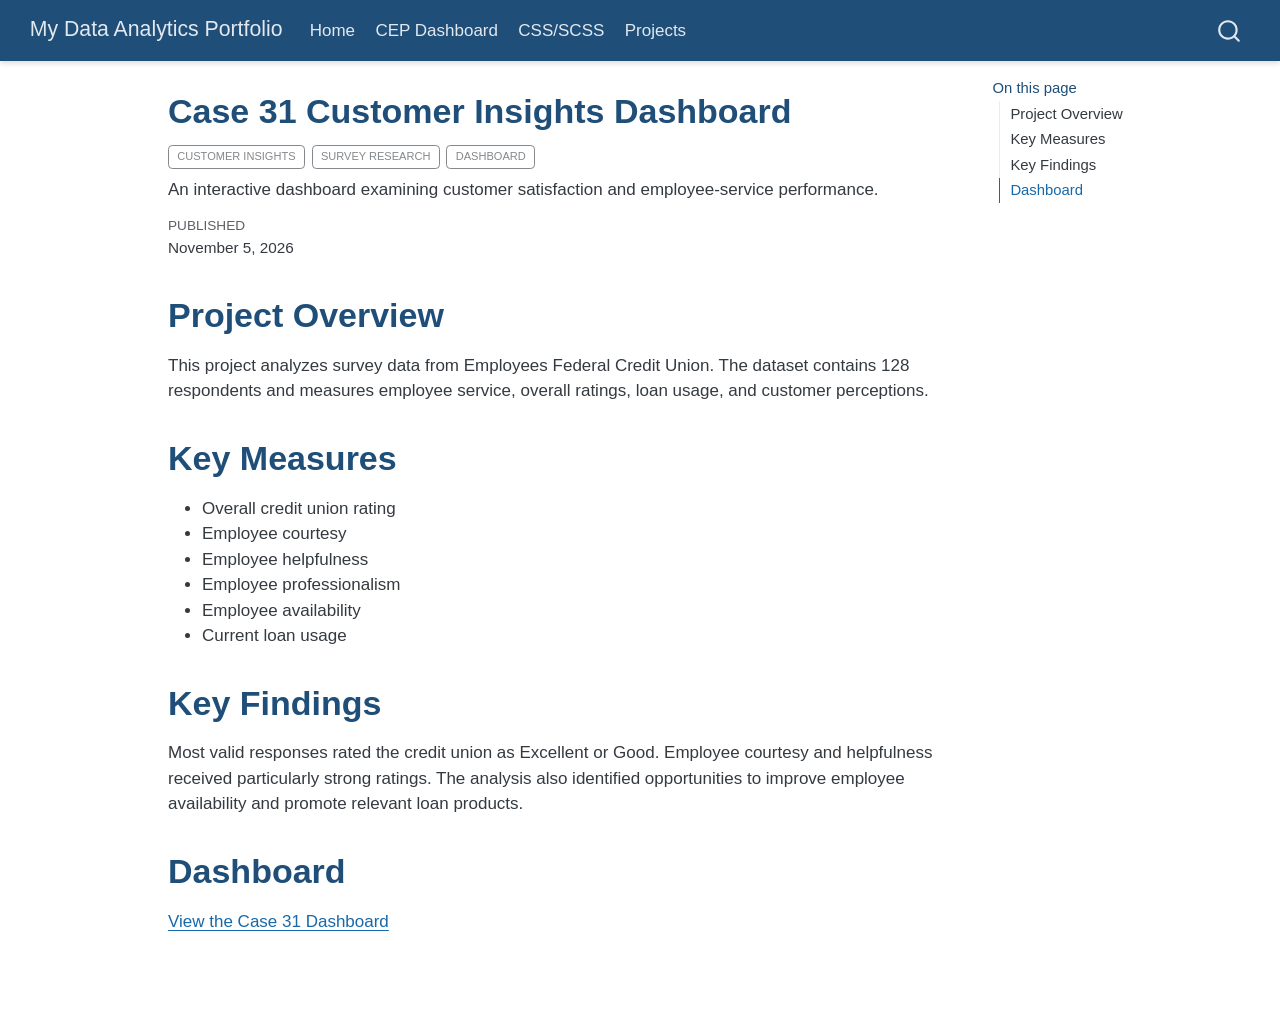
<file: docs/projects/case31-dashboard.html>
<!DOCTYPE html>
<html xmlns="http://www.w3.org/1999/xhtml" lang="en" xml:lang="en"><head>

<meta charset="utf-8">
<meta name="generator" content="quarto-1.9.38">

<meta name="viewport" content="width=device-width, initial-scale=1.0, user-scalable=yes">

<meta name="dcterms.date" content="2026-11-05">
<meta name="description" content="An interactive dashboard examining customer satisfaction and employee-service performance.">

<title>Case 31 Customer Insights Dashboard – My Data Analytics Portfolio</title>
<style>
/* Default styles provided by pandoc.
** See https://pandoc.org/MANUAL.html#variables-for-html for config info.
*/
code{white-space: pre-wrap;}
span.smallcaps{font-variant: small-caps;}
div.columns{display: flex; gap: min(4vw, 1.5em);}
div.column{flex: auto; overflow-x: auto;}
div.hanging-indent{margin-left: 1.5em; text-indent: -1.5em;}
ul.task-list{list-style: none;}
ul.task-list li input[type="checkbox"] {
  width: 0.8em;
  margin: 0 0.8em 0.2em -1em; /* quarto-specific, see https://github.com/quarto-dev/quarto-cli/issues/4556 */ 
  vertical-align: middle;
}
</style>


<script src="../site_libs/quarto-nav/quarto-nav.js"></script>
<script src="../site_libs/quarto-nav/headroom.min.js"></script>
<script src="../site_libs/clipboard/clipboard.min.js"></script>
<script src="../site_libs/quarto-search/autocomplete.umd.js"></script>
<script src="../site_libs/quarto-search/fuse.min.js"></script>
<script src="../site_libs/quarto-search/quarto-search.js"></script>
<meta name="quarto:offset" content="../">
<script src="../site_libs/quarto-html/quarto.js" type="module"></script>
<script src="../site_libs/quarto-html/tabsets/tabsets.js" type="module"></script>
<script src="../site_libs/quarto-html/popper.min.js"></script>
<script src="../site_libs/quarto-html/tippy.umd.min.js"></script>
<script src="../site_libs/quarto-html/anchor.min.js"></script>
<link href="../site_libs/quarto-html/tippy.css" rel="stylesheet">
<link href="../site_libs/quarto-html/quarto-syntax-highlighting-15634bcf2e68342d4ad2dfa704d543f6.css" rel="stylesheet" id="quarto-text-highlighting-styles">
<script src="../site_libs/bootstrap/bootstrap.min.js"></script>
<link href="../site_libs/bootstrap/bootstrap-icons.css" rel="stylesheet">
<link href="../site_libs/bootstrap/bootstrap-548ba2eef7fbd130b32140649c68532a.min.css" rel="stylesheet" append-hash="true" id="quarto-bootstrap" data-mode="light">
<script id="quarto-search-options" type="application/json">{
  "location": "navbar",
  "copy-button": false,
  "collapse-after": 3,
  "panel-placement": "end",
  "type": "overlay",
  "limit": 50,
  "keyboard-shortcut": [
    "f",
    "/",
    "s"
  ],
  "show-item-context": false,
  "language": {
    "search-no-results-text": "No results",
    "search-matching-documents-text": "matching documents",
    "search-copy-link-title": "Copy link to search",
    "search-hide-matches-text": "Hide additional matches",
    "search-more-match-text": "more match in this document",
    "search-more-matches-text": "more matches in this document",
    "search-clear-button-title": "Clear",
    "search-text-placeholder": "",
    "search-detached-cancel-button-title": "Cancel",
    "search-submit-button-title": "Submit",
    "search-label": "Search"
  }
}</script>
<style>html{ scroll-behavior: smooth; }</style>


</head>

<body class="nav-fixed quarto-light">

<div id="quarto-search-results"></div>
  <header id="quarto-header" class="headroom fixed-top">
    <nav class="navbar navbar-expand-lg " data-bs-theme="dark">
      <div class="navbar-container container-fluid">
      <div class="navbar-brand-container mx-auto">
    <a class="navbar-brand" href="../index.html">
    <span class="navbar-title">My Data Analytics Portfolio</span>
    </a>
  </div>
            <div id="quarto-search" class="" title="Search"></div>
          <button class="navbar-toggler" type="button" data-bs-toggle="collapse" data-bs-target="#navbarCollapse" aria-controls="navbarCollapse" role="menu" aria-expanded="false" aria-label="Toggle navigation" onclick="if (window.quartoToggleHeadroom) { window.quartoToggleHeadroom(); }">
  <span class="navbar-toggler-icon"></span>
</button>
          <div class="collapse navbar-collapse" id="navbarCollapse">
            <ul class="navbar-nav navbar-nav-scroll me-auto">
  <li class="nav-item">
    <a class="nav-link" href="../index.html"> 
<span class="menu-text">Home</span></a>
  </li>  
  <li class="nav-item">
    <a class="nav-link" href="../dashboard.html"> 
<span class="menu-text">CEP Dashboard</span></a>
  </li>  
  <li class="nav-item">
    <a class="nav-link" href="../css-scss.html"> 
<span class="menu-text">CSS/SCSS</span></a>
  </li>  
  <li class="nav-item">
    <a class="nav-link" href="../listings.html"> 
<span class="menu-text">Projects</span></a>
  </li>  
</ul>
          </div> <!-- /navcollapse -->
            <div class="quarto-navbar-tools">
</div>
      </div> <!-- /container-fluid -->
    </nav>
</header>
<!-- content -->
<div id="quarto-content" class="quarto-container page-columns page-rows-contents page-layout-article page-navbar">
<!-- sidebar -->
<!-- margin-sidebar -->
    <div id="quarto-margin-sidebar" class="sidebar margin-sidebar">
        <nav id="TOC" role="doc-toc" class="toc-active">
    <h2 id="toc-title">On this page</h2>
   
  <ul>
  <li><a href="#project-overview" id="toc-project-overview" class="nav-link active" data-scroll-target="#project-overview">Project Overview</a></li>
  <li><a href="#key-measures" id="toc-key-measures" class="nav-link" data-scroll-target="#key-measures">Key Measures</a></li>
  <li><a href="#key-findings" id="toc-key-findings" class="nav-link" data-scroll-target="#key-findings">Key Findings</a></li>
  <li><a href="#dashboard" id="toc-dashboard" class="nav-link" data-scroll-target="#dashboard">Dashboard</a></li>
  </ul>
</nav>
    </div>
<!-- main -->
<main class="content" id="quarto-document-content">

<header id="title-block-header" class="quarto-title-block default">
<div class="quarto-title">
<h1 class="title">Case 31 Customer Insights Dashboard</h1>
  <div class="quarto-categories">
    <div class="quarto-category">Customer Insights</div>
    <div class="quarto-category">Survey Research</div>
    <div class="quarto-category">Dashboard</div>
  </div>
  </div>

<div>
  <div class="description">
    An interactive dashboard examining customer satisfaction and employee-service performance.
  </div>
</div>


<div class="quarto-title-meta">

    
    <div>
    <div class="quarto-title-meta-heading">Published</div>
    <div class="quarto-title-meta-contents">
      <p class="date">November 5, 2026</p>
    </div>
  </div>
  
    
  </div>
  


</header>


<section id="project-overview" class="level1">
<h1>Project Overview</h1>
<p>This project analyzes survey data from Employees Federal Credit Union. The dataset contains 128 respondents and measures employee service, overall ratings, loan usage, and customer perceptions.</p>
</section>
<section id="key-measures" class="level1">
<h1>Key Measures</h1>
<ul>
<li>Overall credit union rating</li>
<li>Employee courtesy</li>
<li>Employee helpfulness</li>
<li>Employee professionalism</li>
<li>Employee availability</li>
<li>Current loan usage</li>
</ul>
</section>
<section id="key-findings" class="level1">
<h1>Key Findings</h1>
<p>Most valid responses rated the credit union as Excellent or Good. Employee courtesy and helpfulness received particularly strong ratings. The analysis also identified opportunities to improve employee availability and promote relevant loan products.</p>
</section>
<section id="dashboard" class="level1">
<h1>Dashboard</h1>
<p><a href="../dashboard.html">View the Case 31 Dashboard</a></p>


</section>

</main> <!-- /main -->
<script id="quarto-html-after-body" type="application/javascript">
  window.document.addEventListener("DOMContentLoaded", function (event) {
    const icon = "";
    const anchorJS = new window.AnchorJS();
    anchorJS.options = {
      placement: 'right',
      icon: icon
    };
    anchorJS.add('.anchored');
    const isCodeAnnotation = (el) => {
      for (const clz of el.classList) {
        if (clz.startsWith('code-annotation-')) {                     
          return true;
        }
      }
      return false;
    }
    const onCopySuccess = function(e) {
      // button target
      const button = e.trigger;
      // don't keep focus
      button.blur();
      // flash "checked"
      button.classList.add('code-copy-button-checked');
      var currentTitle = button.getAttribute("title");
      button.setAttribute("title", "Copied!");
      let tooltip;
      if (window.bootstrap) {
        button.setAttribute("data-bs-toggle", "tooltip");
        button.setAttribute("data-bs-placement", "left");
        button.setAttribute("data-bs-title", "Copied!");
        tooltip = new bootstrap.Tooltip(button, 
          { trigger: "manual", 
            customClass: "code-copy-button-tooltip",
            offset: [0, -8]});
        tooltip.show();    
      }
      setTimeout(function() {
        if (tooltip) {
          tooltip.hide();
          button.removeAttribute("data-bs-title");
          button.removeAttribute("data-bs-toggle");
          button.removeAttribute("data-bs-placement");
        }
        button.setAttribute("title", currentTitle);
        button.classList.remove('code-copy-button-checked');
      }, 1000);
      // clear code selection
      e.clearSelection();
    }
    const getTextToCopy = function(trigger) {
      const outerScaffold = trigger.parentElement.cloneNode(true);
      const codeEl = outerScaffold.querySelector('code');
      for (const childEl of codeEl.children) {
        if (isCodeAnnotation(childEl)) {
          childEl.remove();
        }
      }
      return codeEl.innerText;
    }
    const clipboard = new window.ClipboardJS('.code-copy-button:not([data-in-quarto-modal])', {
      text: getTextToCopy
    });
    clipboard.on('success', onCopySuccess);
    if (window.document.getElementById('quarto-embedded-source-code-modal')) {
      const clipboardModal = new window.ClipboardJS('.code-copy-button[data-in-quarto-modal]', {
        text: getTextToCopy,
        container: window.document.getElementById('quarto-embedded-source-code-modal')
      });
      clipboardModal.on('success', onCopySuccess);
    }
      var localhostRegex = new RegExp(/^(?:http|https):\/\/localhost\:?[0-9]*\//);
      var mailtoRegex = new RegExp(/^mailto:/);
        var filterRegex = new RegExp('/' + window.location.host + '/');
      var isInternal = (href) => {
          return filterRegex.test(href) || localhostRegex.test(href) || mailtoRegex.test(href);
      }
      // Inspect non-navigation links and adorn them if external
     var links = window.document.querySelectorAll('a[href]:not(.nav-link):not(.navbar-brand):not(.toc-action):not(.sidebar-link):not(.sidebar-item-toggle):not(.pagination-link):not(.no-external):not([aria-hidden]):not(.dropdown-item):not(.quarto-navigation-tool):not(.about-link)');
      for (var i=0; i<links.length; i++) {
        const link = links[i];
        if (!isInternal(link.href)) {
          // undo the damage that might have been done by quarto-nav.js in the case of
          // links that we want to consider external
          if (link.dataset.originalHref !== undefined) {
            link.href = link.dataset.originalHref;
          }
        }
      }
    function tippyHover(el, contentFn, onTriggerFn, onUntriggerFn) {
      const config = {
        allowHTML: true,
        maxWidth: 500,
        delay: 100,
        arrow: false,
        appendTo: function(el) {
            return el.parentElement;
        },
        interactive: true,
        interactiveBorder: 10,
        theme: 'quarto',
        placement: 'bottom-start',
      };
      if (contentFn) {
        config.content = contentFn;
      }
      if (onTriggerFn) {
        config.onTrigger = onTriggerFn;
      }
      if (onUntriggerFn) {
        config.onUntrigger = onUntriggerFn;
      }
      window.tippy(el, config); 
    }
    const noterefs = window.document.querySelectorAll('a[role="doc-noteref"]');
    for (var i=0; i<noterefs.length; i++) {
      const ref = noterefs[i];
      tippyHover(ref, function() {
        // use id or data attribute instead here
        let href = ref.getAttribute('data-footnote-href') || ref.getAttribute('href');
        try { href = new URL(href).hash; } catch {}
        const id = href.replace(/^#\/?/, "");
        const note = window.document.getElementById(id);
        if (note) {
          return note.innerHTML;
        } else {
          return "";
        }
      });
    }
    const xrefs = window.document.querySelectorAll('a.quarto-xref');
    const processXRef = (id, note) => {
      // Strip column container classes
      const stripColumnClz = (el) => {
        el.classList.remove("page-full", "page-columns");
        if (el.children) {
          for (const child of el.children) {
            stripColumnClz(child);
          }
        }
      }
      stripColumnClz(note)
      if (id === null || id.startsWith('sec-')) {
        // Special case sections, only their first couple elements
        const container = document.createElement("div");
        if (note.children && note.children.length > 2) {
          container.appendChild(note.children[0].cloneNode(true));
          for (let i = 1; i < note.children.length; i++) {
            const child = note.children[i];
            if (child.tagName === "P" && child.innerText === "") {
              continue;
            } else {
              container.appendChild(child.cloneNode(true));
              break;
            }
          }
          if (window.Quarto?.typesetMath) {
            window.Quarto.typesetMath(container);
          }
          return container.innerHTML
        } else {
          if (window.Quarto?.typesetMath) {
            window.Quarto.typesetMath(note);
          }
          return note.innerHTML;
        }
      } else {
        // Remove any anchor links if they are present
        const anchorLink = note.querySelector('a.anchorjs-link');
        if (anchorLink) {
          anchorLink.remove();
        }
        if (window.Quarto?.typesetMath) {
          window.Quarto.typesetMath(note);
        }
        if (note.classList.contains("callout")) {
          return note.outerHTML;
        } else {
          return note.innerHTML;
        }
      }
    }
    for (var i=0; i<xrefs.length; i++) {
      const xref = xrefs[i];
      tippyHover(xref, undefined, function(instance) {
        instance.disable();
        let url = xref.getAttribute('href');
        let hash = undefined; 
        if (url.startsWith('#')) {
          hash = url;
        } else {
          try { hash = new URL(url).hash; } catch {}
        }
        if (hash) {
          const id = hash.replace(/^#\/?/, "");
          const note = window.document.getElementById(id);
          if (note !== null) {
            try {
              const html = processXRef(id, note.cloneNode(true));
              instance.setContent(html);
            } finally {
              instance.enable();
              instance.show();
            }
          } else {
            // See if we can fetch this
            fetch(url.split('#')[0])
            .then(res => res.text())
            .then(html => {
              const parser = new DOMParser();
              const htmlDoc = parser.parseFromString(html, "text/html");
              const note = htmlDoc.getElementById(id);
              if (note !== null) {
                const html = processXRef(id, note);
                instance.setContent(html);
              } 
            }).finally(() => {
              instance.enable();
              instance.show();
            });
          }
        } else {
          // See if we can fetch a full url (with no hash to target)
          // This is a special case and we should probably do some content thinning / targeting
          fetch(url)
          .then(res => res.text())
          .then(html => {
            const parser = new DOMParser();
            const htmlDoc = parser.parseFromString(html, "text/html");
            const note = htmlDoc.querySelector('main.content');
            if (note !== null) {
              // This should only happen for chapter cross references
              // (since there is no id in the URL)
              // remove the first header
              if (note.children.length > 0 && note.children[0].tagName === "HEADER") {
                note.children[0].remove();
              }
              const html = processXRef(null, note);
              instance.setContent(html);
            } 
          }).finally(() => {
            instance.enable();
            instance.show();
          });
        }
      }, function(instance) {
      });
    }
        let selectedAnnoteEl;
        const selectorForAnnotation = ( cell, annotation) => {
          let cellAttr = 'data-code-cell="' + cell + '"';
          let lineAttr = 'data-code-annotation="' +  annotation + '"';
          const selector = 'span[' + cellAttr + '][' + lineAttr + ']';
          return selector;
        }
        const selectCodeLines = (annoteEl) => {
          const doc = window.document;
          const targetCell = annoteEl.getAttribute("data-target-cell");
          const targetAnnotation = annoteEl.getAttribute("data-target-annotation");
          const annoteSpan = window.document.querySelector(selectorForAnnotation(targetCell, targetAnnotation));
          const lines = annoteSpan.getAttribute("data-code-lines").split(",");
          const lineIds = lines.map((line) => {
            return targetCell + "-" + line;
          })
          let top = null;
          let height = null;
          let parent = null;
          if (lineIds.length > 0) {
              //compute the position of the single el (top and bottom and make a div)
              const el = window.document.getElementById(lineIds[0]);
              top = el.offsetTop;
              height = el.offsetHeight;
              parent = el.parentElement.parentElement;
            if (lineIds.length > 1) {
              const lastEl = window.document.getElementById(lineIds[lineIds.length - 1]);
              const bottom = lastEl.offsetTop + lastEl.offsetHeight;
              height = bottom - top;
            }
            if (top !== null && height !== null && parent !== null) {
              // cook up a div (if necessary) and position it 
              let div = window.document.getElementById("code-annotation-line-highlight");
              if (div === null) {
                div = window.document.createElement("div");
                div.setAttribute("id", "code-annotation-line-highlight");
                div.style.position = 'absolute';
                parent.appendChild(div);
              }
              div.style.top = top - 2 + "px";
              div.style.height = height + 4 + "px";
              div.style.left = 0;
              let gutterDiv = window.document.getElementById("code-annotation-line-highlight-gutter");
              if (gutterDiv === null) {
                gutterDiv = window.document.createElement("div");
                gutterDiv.setAttribute("id", "code-annotation-line-highlight-gutter");
                gutterDiv.style.position = 'absolute';
                const codeCell = window.document.getElementById(targetCell);
                const gutter = codeCell.querySelector('.code-annotation-gutter');
                gutter.appendChild(gutterDiv);
              }
              gutterDiv.style.top = top - 2 + "px";
              gutterDiv.style.height = height + 4 + "px";
            }
            selectedAnnoteEl = annoteEl;
          }
        };
        const unselectCodeLines = () => {
          const elementsIds = ["code-annotation-line-highlight", "code-annotation-line-highlight-gutter"];
          elementsIds.forEach((elId) => {
            const div = window.document.getElementById(elId);
            if (div) {
              div.remove();
            }
          });
          selectedAnnoteEl = undefined;
        };
          // Handle positioning of the toggle
      window.addEventListener(
        "resize",
        throttle(() => {
          elRect = undefined;
          if (selectedAnnoteEl) {
            selectCodeLines(selectedAnnoteEl);
          }
        }, 10)
      );
      function throttle(fn, ms) {
      let throttle = false;
      let timer;
        return (...args) => {
          if(!throttle) { // first call gets through
              fn.apply(this, args);
              throttle = true;
          } else { // all the others get throttled
              if(timer) clearTimeout(timer); // cancel #2
              timer = setTimeout(() => {
                fn.apply(this, args);
                timer = throttle = false;
              }, ms);
          }
        };
      }
        // Attach click handler to the DT
        const annoteDls = window.document.querySelectorAll('dt[data-target-cell]');
        for (const annoteDlNode of annoteDls) {
          annoteDlNode.addEventListener('click', (event) => {
            const clickedEl = event.target;
            if (clickedEl !== selectedAnnoteEl) {
              unselectCodeLines();
              const activeEl = window.document.querySelector('dt[data-target-cell].code-annotation-active');
              if (activeEl) {
                activeEl.classList.remove('code-annotation-active');
              }
              selectCodeLines(clickedEl);
              clickedEl.classList.add('code-annotation-active');
            } else {
              // Unselect the line
              unselectCodeLines();
              clickedEl.classList.remove('code-annotation-active');
            }
          });
        }
    const findCites = (el) => {
      const parentEl = el.parentElement;
      if (parentEl) {
        const cites = parentEl.dataset.cites;
        if (cites) {
          return {
            el,
            cites: cites.split(' ')
          };
        } else {
          return findCites(el.parentElement)
        }
      } else {
        return undefined;
      }
    };
    var bibliorefs = window.document.querySelectorAll('a[role="doc-biblioref"]');
    for (var i=0; i<bibliorefs.length; i++) {
      const ref = bibliorefs[i];
      const citeInfo = findCites(ref);
      if (citeInfo) {
        tippyHover(citeInfo.el, function() {
          var popup = window.document.createElement('div');
          citeInfo.cites.forEach(function(cite) {
            var citeDiv = window.document.createElement('div');
            citeDiv.classList.add('hanging-indent');
            citeDiv.classList.add('csl-entry');
            var biblioDiv = window.document.getElementById('ref-' + cite);
            if (biblioDiv) {
              citeDiv.innerHTML = biblioDiv.innerHTML;
            }
            popup.appendChild(citeDiv);
          });
          return popup.innerHTML;
        });
      }
    }
  });
  </script>
</div> <!-- /content -->




<script src="../site_libs/quarto-html/zenscroll-min.js"></script>
</body></html>
</file>
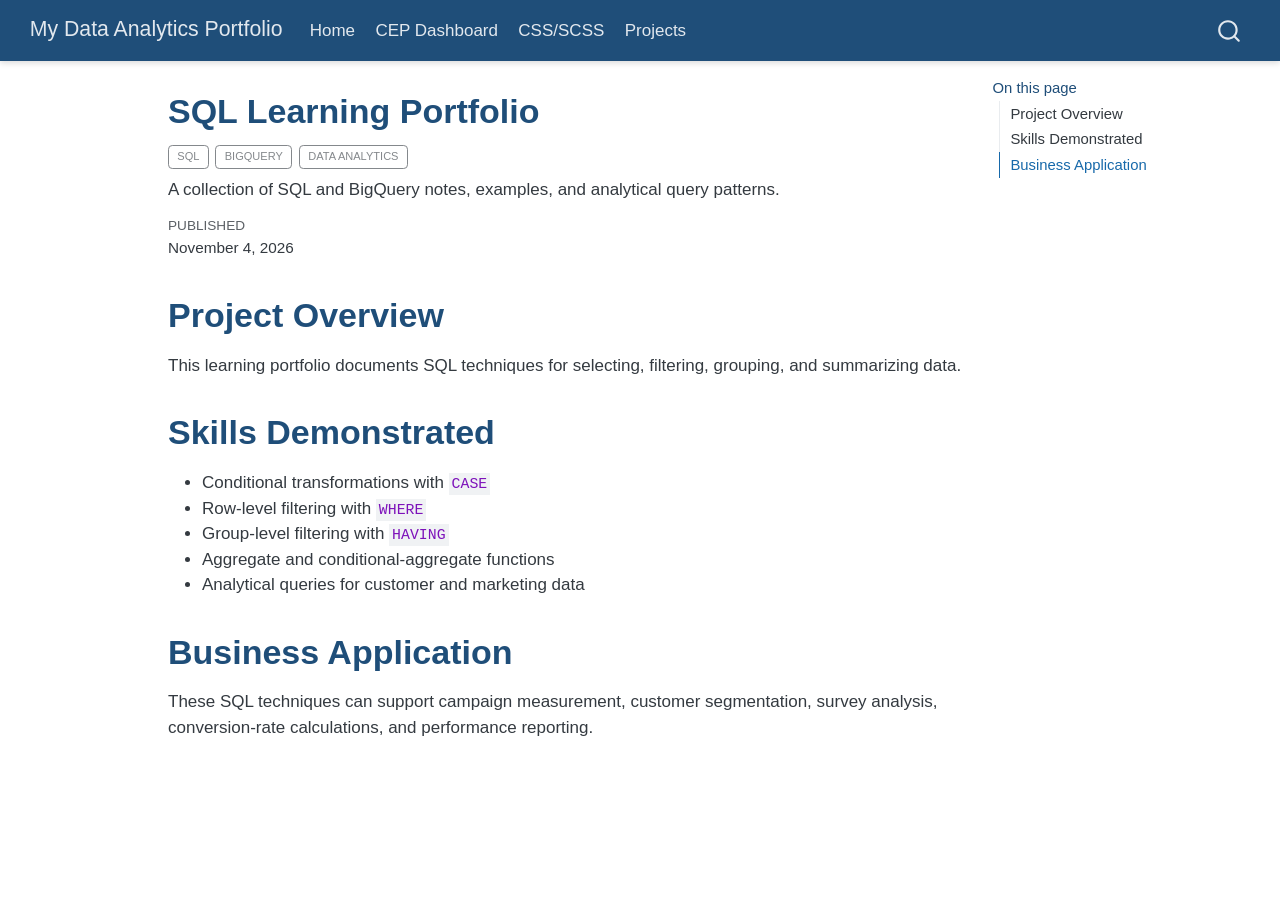
<file: docs/projects/sql-learning-portfolio.html>
<!DOCTYPE html>
<html xmlns="http://www.w3.org/1999/xhtml" lang="en" xml:lang="en"><head>

<meta charset="utf-8">
<meta name="generator" content="quarto-1.9.38">

<meta name="viewport" content="width=device-width, initial-scale=1.0, user-scalable=yes">

<meta name="dcterms.date" content="2026-11-04">
<meta name="description" content="A collection of SQL and BigQuery notes, examples, and analytical query patterns.">

<title>SQL Learning Portfolio – My Data Analytics Portfolio</title>
<style>
/* Default styles provided by pandoc.
** See https://pandoc.org/MANUAL.html#variables-for-html for config info.
*/
code{white-space: pre-wrap;}
span.smallcaps{font-variant: small-caps;}
div.columns{display: flex; gap: min(4vw, 1.5em);}
div.column{flex: auto; overflow-x: auto;}
div.hanging-indent{margin-left: 1.5em; text-indent: -1.5em;}
ul.task-list{list-style: none;}
ul.task-list li input[type="checkbox"] {
  width: 0.8em;
  margin: 0 0.8em 0.2em -1em; /* quarto-specific, see https://github.com/quarto-dev/quarto-cli/issues/4556 */ 
  vertical-align: middle;
}
</style>


<script src="../site_libs/quarto-nav/quarto-nav.js"></script>
<script src="../site_libs/quarto-nav/headroom.min.js"></script>
<script src="../site_libs/clipboard/clipboard.min.js"></script>
<script src="../site_libs/quarto-search/autocomplete.umd.js"></script>
<script src="../site_libs/quarto-search/fuse.min.js"></script>
<script src="../site_libs/quarto-search/quarto-search.js"></script>
<meta name="quarto:offset" content="../">
<script src="../site_libs/quarto-html/quarto.js" type="module"></script>
<script src="../site_libs/quarto-html/tabsets/tabsets.js" type="module"></script>
<script src="../site_libs/quarto-html/popper.min.js"></script>
<script src="../site_libs/quarto-html/tippy.umd.min.js"></script>
<script src="../site_libs/quarto-html/anchor.min.js"></script>
<link href="../site_libs/quarto-html/tippy.css" rel="stylesheet">
<link href="../site_libs/quarto-html/quarto-syntax-highlighting-15634bcf2e68342d4ad2dfa704d543f6.css" rel="stylesheet" id="quarto-text-highlighting-styles">
<script src="../site_libs/bootstrap/bootstrap.min.js"></script>
<link href="../site_libs/bootstrap/bootstrap-icons.css" rel="stylesheet">
<link href="../site_libs/bootstrap/bootstrap-548ba2eef7fbd130b32140649c68532a.min.css" rel="stylesheet" append-hash="true" id="quarto-bootstrap" data-mode="light">
<script id="quarto-search-options" type="application/json">{
  "location": "navbar",
  "copy-button": false,
  "collapse-after": 3,
  "panel-placement": "end",
  "type": "overlay",
  "limit": 50,
  "keyboard-shortcut": [
    "f",
    "/",
    "s"
  ],
  "show-item-context": false,
  "language": {
    "search-no-results-text": "No results",
    "search-matching-documents-text": "matching documents",
    "search-copy-link-title": "Copy link to search",
    "search-hide-matches-text": "Hide additional matches",
    "search-more-match-text": "more match in this document",
    "search-more-matches-text": "more matches in this document",
    "search-clear-button-title": "Clear",
    "search-text-placeholder": "",
    "search-detached-cancel-button-title": "Cancel",
    "search-submit-button-title": "Submit",
    "search-label": "Search"
  }
}</script>
<style>html{ scroll-behavior: smooth; }</style>


</head>

<body class="nav-fixed quarto-light">

<div id="quarto-search-results"></div>
  <header id="quarto-header" class="headroom fixed-top">
    <nav class="navbar navbar-expand-lg " data-bs-theme="dark">
      <div class="navbar-container container-fluid">
      <div class="navbar-brand-container mx-auto">
    <a class="navbar-brand" href="../index.html">
    <span class="navbar-title">My Data Analytics Portfolio</span>
    </a>
  </div>
            <div id="quarto-search" class="" title="Search"></div>
          <button class="navbar-toggler" type="button" data-bs-toggle="collapse" data-bs-target="#navbarCollapse" aria-controls="navbarCollapse" role="menu" aria-expanded="false" aria-label="Toggle navigation" onclick="if (window.quartoToggleHeadroom) { window.quartoToggleHeadroom(); }">
  <span class="navbar-toggler-icon"></span>
</button>
          <div class="collapse navbar-collapse" id="navbarCollapse">
            <ul class="navbar-nav navbar-nav-scroll me-auto">
  <li class="nav-item">
    <a class="nav-link" href="../index.html"> 
<span class="menu-text">Home</span></a>
  </li>  
  <li class="nav-item">
    <a class="nav-link" href="../dashboard.html"> 
<span class="menu-text">CEP Dashboard</span></a>
  </li>  
  <li class="nav-item">
    <a class="nav-link" href="../css-scss.html"> 
<span class="menu-text">CSS/SCSS</span></a>
  </li>  
  <li class="nav-item">
    <a class="nav-link" href="../listings.html"> 
<span class="menu-text">Projects</span></a>
  </li>  
</ul>
          </div> <!-- /navcollapse -->
            <div class="quarto-navbar-tools">
</div>
      </div> <!-- /container-fluid -->
    </nav>
</header>
<!-- content -->
<div id="quarto-content" class="quarto-container page-columns page-rows-contents page-layout-article page-navbar">
<!-- sidebar -->
<!-- margin-sidebar -->
    <div id="quarto-margin-sidebar" class="sidebar margin-sidebar">
        <nav id="TOC" role="doc-toc" class="toc-active">
    <h2 id="toc-title">On this page</h2>
   
  <ul>
  <li><a href="#project-overview" id="toc-project-overview" class="nav-link active" data-scroll-target="#project-overview">Project Overview</a></li>
  <li><a href="#skills-demonstrated" id="toc-skills-demonstrated" class="nav-link" data-scroll-target="#skills-demonstrated">Skills Demonstrated</a></li>
  <li><a href="#business-application" id="toc-business-application" class="nav-link" data-scroll-target="#business-application">Business Application</a></li>
  </ul>
</nav>
    </div>
<!-- main -->
<main class="content" id="quarto-document-content">

<header id="title-block-header" class="quarto-title-block default">
<div class="quarto-title">
<h1 class="title">SQL Learning Portfolio</h1>
  <div class="quarto-categories">
    <div class="quarto-category">SQL</div>
    <div class="quarto-category">BigQuery</div>
    <div class="quarto-category">Data Analytics</div>
  </div>
  </div>

<div>
  <div class="description">
    A collection of SQL and BigQuery notes, examples, and analytical query patterns.
  </div>
</div>


<div class="quarto-title-meta">

    
    <div>
    <div class="quarto-title-meta-heading">Published</div>
    <div class="quarto-title-meta-contents">
      <p class="date">November 4, 2026</p>
    </div>
  </div>
  
    
  </div>
  


</header>


<section id="project-overview" class="level1">
<h1>Project Overview</h1>
<p>This learning portfolio documents SQL techniques for selecting, filtering, grouping, and summarizing data.</p>
</section>
<section id="skills-demonstrated" class="level1">
<h1>Skills Demonstrated</h1>
<ul>
<li>Conditional transformations with <code>CASE</code></li>
<li>Row-level filtering with <code>WHERE</code></li>
<li>Group-level filtering with <code>HAVING</code></li>
<li>Aggregate and conditional-aggregate functions</li>
<li>Analytical queries for customer and marketing data</li>
</ul>
</section>
<section id="business-application" class="level1">
<h1>Business Application</h1>
<p>These SQL techniques can support campaign measurement, customer segmentation, survey analysis, conversion-rate calculations, and performance reporting.</p>


</section>

</main> <!-- /main -->
<script id="quarto-html-after-body" type="application/javascript">
  window.document.addEventListener("DOMContentLoaded", function (event) {
    const icon = "";
    const anchorJS = new window.AnchorJS();
    anchorJS.options = {
      placement: 'right',
      icon: icon
    };
    anchorJS.add('.anchored');
    const isCodeAnnotation = (el) => {
      for (const clz of el.classList) {
        if (clz.startsWith('code-annotation-')) {                     
          return true;
        }
      }
      return false;
    }
    const onCopySuccess = function(e) {
      // button target
      const button = e.trigger;
      // don't keep focus
      button.blur();
      // flash "checked"
      button.classList.add('code-copy-button-checked');
      var currentTitle = button.getAttribute("title");
      button.setAttribute("title", "Copied!");
      let tooltip;
      if (window.bootstrap) {
        button.setAttribute("data-bs-toggle", "tooltip");
        button.setAttribute("data-bs-placement", "left");
        button.setAttribute("data-bs-title", "Copied!");
        tooltip = new bootstrap.Tooltip(button, 
          { trigger: "manual", 
            customClass: "code-copy-button-tooltip",
            offset: [0, -8]});
        tooltip.show();    
      }
      setTimeout(function() {
        if (tooltip) {
          tooltip.hide();
          button.removeAttribute("data-bs-title");
          button.removeAttribute("data-bs-toggle");
          button.removeAttribute("data-bs-placement");
        }
        button.setAttribute("title", currentTitle);
        button.classList.remove('code-copy-button-checked');
      }, 1000);
      // clear code selection
      e.clearSelection();
    }
    const getTextToCopy = function(trigger) {
      const outerScaffold = trigger.parentElement.cloneNode(true);
      const codeEl = outerScaffold.querySelector('code');
      for (const childEl of codeEl.children) {
        if (isCodeAnnotation(childEl)) {
          childEl.remove();
        }
      }
      return codeEl.innerText;
    }
    const clipboard = new window.ClipboardJS('.code-copy-button:not([data-in-quarto-modal])', {
      text: getTextToCopy
    });
    clipboard.on('success', onCopySuccess);
    if (window.document.getElementById('quarto-embedded-source-code-modal')) {
      const clipboardModal = new window.ClipboardJS('.code-copy-button[data-in-quarto-modal]', {
        text: getTextToCopy,
        container: window.document.getElementById('quarto-embedded-source-code-modal')
      });
      clipboardModal.on('success', onCopySuccess);
    }
      var localhostRegex = new RegExp(/^(?:http|https):\/\/localhost\:?[0-9]*\//);
      var mailtoRegex = new RegExp(/^mailto:/);
        var filterRegex = new RegExp('/' + window.location.host + '/');
      var isInternal = (href) => {
          return filterRegex.test(href) || localhostRegex.test(href) || mailtoRegex.test(href);
      }
      // Inspect non-navigation links and adorn them if external
     var links = window.document.querySelectorAll('a[href]:not(.nav-link):not(.navbar-brand):not(.toc-action):not(.sidebar-link):not(.sidebar-item-toggle):not(.pagination-link):not(.no-external):not([aria-hidden]):not(.dropdown-item):not(.quarto-navigation-tool):not(.about-link)');
      for (var i=0; i<links.length; i++) {
        const link = links[i];
        if (!isInternal(link.href)) {
          // undo the damage that might have been done by quarto-nav.js in the case of
          // links that we want to consider external
          if (link.dataset.originalHref !== undefined) {
            link.href = link.dataset.originalHref;
          }
        }
      }
    function tippyHover(el, contentFn, onTriggerFn, onUntriggerFn) {
      const config = {
        allowHTML: true,
        maxWidth: 500,
        delay: 100,
        arrow: false,
        appendTo: function(el) {
            return el.parentElement;
        },
        interactive: true,
        interactiveBorder: 10,
        theme: 'quarto',
        placement: 'bottom-start',
      };
      if (contentFn) {
        config.content = contentFn;
      }
      if (onTriggerFn) {
        config.onTrigger = onTriggerFn;
      }
      if (onUntriggerFn) {
        config.onUntrigger = onUntriggerFn;
      }
      window.tippy(el, config); 
    }
    const noterefs = window.document.querySelectorAll('a[role="doc-noteref"]');
    for (var i=0; i<noterefs.length; i++) {
      const ref = noterefs[i];
      tippyHover(ref, function() {
        // use id or data attribute instead here
        let href = ref.getAttribute('data-footnote-href') || ref.getAttribute('href');
        try { href = new URL(href).hash; } catch {}
        const id = href.replace(/^#\/?/, "");
        const note = window.document.getElementById(id);
        if (note) {
          return note.innerHTML;
        } else {
          return "";
        }
      });
    }
    const xrefs = window.document.querySelectorAll('a.quarto-xref');
    const processXRef = (id, note) => {
      // Strip column container classes
      const stripColumnClz = (el) => {
        el.classList.remove("page-full", "page-columns");
        if (el.children) {
          for (const child of el.children) {
            stripColumnClz(child);
          }
        }
      }
      stripColumnClz(note)
      if (id === null || id.startsWith('sec-')) {
        // Special case sections, only their first couple elements
        const container = document.createElement("div");
        if (note.children && note.children.length > 2) {
          container.appendChild(note.children[0].cloneNode(true));
          for (let i = 1; i < note.children.length; i++) {
            const child = note.children[i];
            if (child.tagName === "P" && child.innerText === "") {
              continue;
            } else {
              container.appendChild(child.cloneNode(true));
              break;
            }
          }
          if (window.Quarto?.typesetMath) {
            window.Quarto.typesetMath(container);
          }
          return container.innerHTML
        } else {
          if (window.Quarto?.typesetMath) {
            window.Quarto.typesetMath(note);
          }
          return note.innerHTML;
        }
      } else {
        // Remove any anchor links if they are present
        const anchorLink = note.querySelector('a.anchorjs-link');
        if (anchorLink) {
          anchorLink.remove();
        }
        if (window.Quarto?.typesetMath) {
          window.Quarto.typesetMath(note);
        }
        if (note.classList.contains("callout")) {
          return note.outerHTML;
        } else {
          return note.innerHTML;
        }
      }
    }
    for (var i=0; i<xrefs.length; i++) {
      const xref = xrefs[i];
      tippyHover(xref, undefined, function(instance) {
        instance.disable();
        let url = xref.getAttribute('href');
        let hash = undefined; 
        if (url.startsWith('#')) {
          hash = url;
        } else {
          try { hash = new URL(url).hash; } catch {}
        }
        if (hash) {
          const id = hash.replace(/^#\/?/, "");
          const note = window.document.getElementById(id);
          if (note !== null) {
            try {
              const html = processXRef(id, note.cloneNode(true));
              instance.setContent(html);
            } finally {
              instance.enable();
              instance.show();
            }
          } else {
            // See if we can fetch this
            fetch(url.split('#')[0])
            .then(res => res.text())
            .then(html => {
              const parser = new DOMParser();
              const htmlDoc = parser.parseFromString(html, "text/html");
              const note = htmlDoc.getElementById(id);
              if (note !== null) {
                const html = processXRef(id, note);
                instance.setContent(html);
              } 
            }).finally(() => {
              instance.enable();
              instance.show();
            });
          }
        } else {
          // See if we can fetch a full url (with no hash to target)
          // This is a special case and we should probably do some content thinning / targeting
          fetch(url)
          .then(res => res.text())
          .then(html => {
            const parser = new DOMParser();
            const htmlDoc = parser.parseFromString(html, "text/html");
            const note = htmlDoc.querySelector('main.content');
            if (note !== null) {
              // This should only happen for chapter cross references
              // (since there is no id in the URL)
              // remove the first header
              if (note.children.length > 0 && note.children[0].tagName === "HEADER") {
                note.children[0].remove();
              }
              const html = processXRef(null, note);
              instance.setContent(html);
            } 
          }).finally(() => {
            instance.enable();
            instance.show();
          });
        }
      }, function(instance) {
      });
    }
        let selectedAnnoteEl;
        const selectorForAnnotation = ( cell, annotation) => {
          let cellAttr = 'data-code-cell="' + cell + '"';
          let lineAttr = 'data-code-annotation="' +  annotation + '"';
          const selector = 'span[' + cellAttr + '][' + lineAttr + ']';
          return selector;
        }
        const selectCodeLines = (annoteEl) => {
          const doc = window.document;
          const targetCell = annoteEl.getAttribute("data-target-cell");
          const targetAnnotation = annoteEl.getAttribute("data-target-annotation");
          const annoteSpan = window.document.querySelector(selectorForAnnotation(targetCell, targetAnnotation));
          const lines = annoteSpan.getAttribute("data-code-lines").split(",");
          const lineIds = lines.map((line) => {
            return targetCell + "-" + line;
          })
          let top = null;
          let height = null;
          let parent = null;
          if (lineIds.length > 0) {
              //compute the position of the single el (top and bottom and make a div)
              const el = window.document.getElementById(lineIds[0]);
              top = el.offsetTop;
              height = el.offsetHeight;
              parent = el.parentElement.parentElement;
            if (lineIds.length > 1) {
              const lastEl = window.document.getElementById(lineIds[lineIds.length - 1]);
              const bottom = lastEl.offsetTop + lastEl.offsetHeight;
              height = bottom - top;
            }
            if (top !== null && height !== null && parent !== null) {
              // cook up a div (if necessary) and position it 
              let div = window.document.getElementById("code-annotation-line-highlight");
              if (div === null) {
                div = window.document.createElement("div");
                div.setAttribute("id", "code-annotation-line-highlight");
                div.style.position = 'absolute';
                parent.appendChild(div);
              }
              div.style.top = top - 2 + "px";
              div.style.height = height + 4 + "px";
              div.style.left = 0;
              let gutterDiv = window.document.getElementById("code-annotation-line-highlight-gutter");
              if (gutterDiv === null) {
                gutterDiv = window.document.createElement("div");
                gutterDiv.setAttribute("id", "code-annotation-line-highlight-gutter");
                gutterDiv.style.position = 'absolute';
                const codeCell = window.document.getElementById(targetCell);
                const gutter = codeCell.querySelector('.code-annotation-gutter');
                gutter.appendChild(gutterDiv);
              }
              gutterDiv.style.top = top - 2 + "px";
              gutterDiv.style.height = height + 4 + "px";
            }
            selectedAnnoteEl = annoteEl;
          }
        };
        const unselectCodeLines = () => {
          const elementsIds = ["code-annotation-line-highlight", "code-annotation-line-highlight-gutter"];
          elementsIds.forEach((elId) => {
            const div = window.document.getElementById(elId);
            if (div) {
              div.remove();
            }
          });
          selectedAnnoteEl = undefined;
        };
          // Handle positioning of the toggle
      window.addEventListener(
        "resize",
        throttle(() => {
          elRect = undefined;
          if (selectedAnnoteEl) {
            selectCodeLines(selectedAnnoteEl);
          }
        }, 10)
      );
      function throttle(fn, ms) {
      let throttle = false;
      let timer;
        return (...args) => {
          if(!throttle) { // first call gets through
              fn.apply(this, args);
              throttle = true;
          } else { // all the others get throttled
              if(timer) clearTimeout(timer); // cancel #2
              timer = setTimeout(() => {
                fn.apply(this, args);
                timer = throttle = false;
              }, ms);
          }
        };
      }
        // Attach click handler to the DT
        const annoteDls = window.document.querySelectorAll('dt[data-target-cell]');
        for (const annoteDlNode of annoteDls) {
          annoteDlNode.addEventListener('click', (event) => {
            const clickedEl = event.target;
            if (clickedEl !== selectedAnnoteEl) {
              unselectCodeLines();
              const activeEl = window.document.querySelector('dt[data-target-cell].code-annotation-active');
              if (activeEl) {
                activeEl.classList.remove('code-annotation-active');
              }
              selectCodeLines(clickedEl);
              clickedEl.classList.add('code-annotation-active');
            } else {
              // Unselect the line
              unselectCodeLines();
              clickedEl.classList.remove('code-annotation-active');
            }
          });
        }
    const findCites = (el) => {
      const parentEl = el.parentElement;
      if (parentEl) {
        const cites = parentEl.dataset.cites;
        if (cites) {
          return {
            el,
            cites: cites.split(' ')
          };
        } else {
          return findCites(el.parentElement)
        }
      } else {
        return undefined;
      }
    };
    var bibliorefs = window.document.querySelectorAll('a[role="doc-biblioref"]');
    for (var i=0; i<bibliorefs.length; i++) {
      const ref = bibliorefs[i];
      const citeInfo = findCites(ref);
      if (citeInfo) {
        tippyHover(citeInfo.el, function() {
          var popup = window.document.createElement('div');
          citeInfo.cites.forEach(function(cite) {
            var citeDiv = window.document.createElement('div');
            citeDiv.classList.add('hanging-indent');
            citeDiv.classList.add('csl-entry');
            var biblioDiv = window.document.getElementById('ref-' + cite);
            if (biblioDiv) {
              citeDiv.innerHTML = biblioDiv.innerHTML;
            }
            popup.appendChild(citeDiv);
          });
          return popup.innerHTML;
        });
      }
    }
  });
  </script>
</div> <!-- /content -->




<script src="../site_libs/quarto-html/zenscroll-min.js"></script>
</body></html>
</file>
<file: docs/site_libs/quarto-html/tippy.css>
.tippy-box[data-animation=fade][data-state=hidden]{opacity:0}[data-tippy-root]{max-width:calc(100vw - 10px)}.tippy-box{position:relative;background-color:#333;color:#fff;border-radius:4px;font-size:14px;line-height:1.4;white-space:normal;outline:0;transition-property:transform,visibility,opacity}.tippy-box[data-placement^=top]>.tippy-arrow{bottom:0}.tippy-box[data-placement^=top]>.tippy-arrow:before{bottom:-7px;left:0;border-width:8px 8px 0;border-top-color:initial;transform-origin:center top}.tippy-box[data-placement^=bottom]>.tippy-arrow{top:0}.tippy-box[data-placement^=bottom]>.tippy-arrow:before{top:-7px;left:0;border-width:0 8px 8px;border-bottom-color:initial;transform-origin:center bottom}.tippy-box[data-placement^=left]>.tippy-arrow{right:0}.tippy-box[data-placement^=left]>.tippy-arrow:before{border-width:8px 0 8px 8px;border-left-color:initial;right:-7px;transform-origin:center left}.tippy-box[data-placement^=right]>.tippy-arrow{left:0}.tippy-box[data-placement^=right]>.tippy-arrow:before{left:-7px;border-width:8px 8px 8px 0;border-right-color:initial;transform-origin:center right}.tippy-box[data-inertia][data-state=visible]{transition-timing-function:cubic-bezier(.54,1.5,.38,1.11)}.tippy-arrow{width:16px;height:16px;color:#333}.tippy-arrow:before{content:"";position:absolute;border-color:transparent;border-style:solid}.tippy-content{position:relative;padding:5px 9px;z-index:1}
</file>
<file: docs/site_libs/quarto-html/quarto-syntax-highlighting-15634bcf2e68342d4ad2dfa704d543f6.css>
/* quarto syntax highlight colors */
:root {
  --quarto-hl-ot-color: #003B4F;
  --quarto-hl-at-color: #657422;
  --quarto-hl-ss-color: #20794D;
  --quarto-hl-an-color: #5E5E5E;
  --quarto-hl-fu-color: #4758AB;
  --quarto-hl-st-color: #20794D;
  --quarto-hl-cf-color: #003B4F;
  --quarto-hl-op-color: #5E5E5E;
  --quarto-hl-er-color: #AD0000;
  --quarto-hl-bn-color: #AD0000;
  --quarto-hl-al-color: #AD0000;
  --quarto-hl-va-color: #111111;
  --quarto-hl-bu-color: inherit;
  --quarto-hl-ex-color: inherit;
  --quarto-hl-pp-color: #AD0000;
  --quarto-hl-in-color: #5E5E5E;
  --quarto-hl-vs-color: #20794D;
  --quarto-hl-wa-color: #5E5E5E;
  --quarto-hl-do-color: #5E5E5E;
  --quarto-hl-im-color: #00769E;
  --quarto-hl-ch-color: #20794D;
  --quarto-hl-dt-color: #AD0000;
  --quarto-hl-fl-color: #AD0000;
  --quarto-hl-co-color: #5E5E5E;
  --quarto-hl-cv-color: #5E5E5E;
  --quarto-hl-cn-color: #8f5902;
  --quarto-hl-sc-color: #5E5E5E;
  --quarto-hl-dv-color: #AD0000;
  --quarto-hl-kw-color: #003B4F;
}

/* other quarto variables */
:root {
  --quarto-font-monospace: SFMono-Regular, Menlo, Monaco, Consolas, "Liberation Mono", "Courier New", monospace;
}

/* syntax highlight based on Pandoc's rules */
pre > code.sourceCode > span {
  color: #003B4F;
}

code.sourceCode > span {
  color: #003B4F;
}

div.sourceCode,
div.sourceCode pre.sourceCode {
  color: #003B4F;
}

/* Normal */
code span {
  color: #003B4F;
}

/* Alert */
code span.al {
  color: #AD0000;
  font-style: inherit;
}

/* Annotation */
code span.an {
  color: #5E5E5E;
  font-style: inherit;
}

/* Attribute */
code span.at {
  color: #657422;
  font-style: inherit;
}

/* BaseN */
code span.bn {
  color: #AD0000;
  font-style: inherit;
}

/* BuiltIn */
code span.bu {
  font-style: inherit;
}

/* ControlFlow */
code span.cf {
  color: #003B4F;
  font-weight: bold;
  font-style: inherit;
}

/* Char */
code span.ch {
  color: #20794D;
  font-style: inherit;
}

/* Constant */
code span.cn {
  color: #8f5902;
  font-style: inherit;
}

/* Comment */
code span.co {
  color: #5E5E5E;
  font-style: inherit;
}

/* CommentVar */
code span.cv {
  color: #5E5E5E;
  font-style: italic;
}

/* Documentation */
code span.do {
  color: #5E5E5E;
  font-style: italic;
}

/* DataType */
code span.dt {
  color: #AD0000;
  font-style: inherit;
}

/* DecVal */
code span.dv {
  color: #AD0000;
  font-style: inherit;
}

/* Error */
code span.er {
  color: #AD0000;
  font-style: inherit;
}

/* Extension */
code span.ex {
  font-style: inherit;
}

/* Float */
code span.fl {
  color: #AD0000;
  font-style: inherit;
}

/* Function */
code span.fu {
  color: #4758AB;
  font-style: inherit;
}

/* Import */
code span.im {
  color: #00769E;
  font-style: inherit;
}

/* Information */
code span.in {
  color: #5E5E5E;
  font-style: inherit;
}

/* Keyword */
code span.kw {
  color: #003B4F;
  font-weight: bold;
  font-style: inherit;
}

/* Operator */
code span.op {
  color: #5E5E5E;
  font-style: inherit;
}

/* Other */
code span.ot {
  color: #003B4F;
  font-style: inherit;
}

/* Preprocessor */
code span.pp {
  color: #AD0000;
  font-style: inherit;
}

/* SpecialChar */
code span.sc {
  color: #5E5E5E;
  font-style: inherit;
}

/* SpecialString */
code span.ss {
  color: #20794D;
  font-style: inherit;
}

/* String */
code span.st {
  color: #20794D;
  font-style: inherit;
}

/* Variable */
code span.va {
  color: #111111;
  font-style: inherit;
}

/* VerbatimString */
code span.vs {
  color: #20794D;
  font-style: inherit;
}

/* Warning */
code span.wa {
  color: #5E5E5E;
  font-style: italic;
}

.prevent-inlining {
  content: "</";
}

/*# sourceMappingURL=f23921c56f73e400b49028c9186a1aa0.css.map */
</file>
<file: docs/site_libs/quarto-html/quarto-syntax-highlighting-dark-0a6b7249c26820e032cb0bd839ff02b1.css>
/* quarto syntax highlight colors */
:root {
  --quarto-hl-al-color: #f07178;
  --quarto-hl-an-color: #d4d0ab;
  --quarto-hl-at-color: #00e0e0;
  --quarto-hl-bn-color: #d4d0ab;
  --quarto-hl-bu-color: #abe338;
  --quarto-hl-ch-color: #abe338;
  --quarto-hl-co-color: #f8f8f2;
  --quarto-hl-cv-color: #ffd700;
  --quarto-hl-cn-color: #ffd700;
  --quarto-hl-cf-color: #ffa07a;
  --quarto-hl-dt-color: #ffa07a;
  --quarto-hl-dv-color: #d4d0ab;
  --quarto-hl-do-color: #f8f8f2;
  --quarto-hl-er-color: #f07178;
  --quarto-hl-ex-color: #00e0e0;
  --quarto-hl-fl-color: #d4d0ab;
  --quarto-hl-fu-color: #ffa07a;
  --quarto-hl-im-color: #abe338;
  --quarto-hl-in-color: #d4d0ab;
  --quarto-hl-kw-color: #ffa07a;
  --quarto-hl-op-color: #ffa07a;
  --quarto-hl-ot-color: #00e0e0;
  --quarto-hl-pp-color: #dcc6e0;
  --quarto-hl-re-color: #00e0e0;
  --quarto-hl-sc-color: #abe338;
  --quarto-hl-ss-color: #abe338;
  --quarto-hl-st-color: #abe338;
  --quarto-hl-va-color: #00e0e0;
  --quarto-hl-vs-color: #abe338;
  --quarto-hl-wa-color: #dcc6e0;
}

/* other quarto variables */
:root {
  --quarto-font-monospace: SFMono-Regular, Menlo, Monaco, Consolas, "Liberation Mono", "Courier New", monospace;
}

/* syntax highlight based on Pandoc's rules */
pre > code.sourceCode > span {
  color: #f8f8f2;
}

code.sourceCode > span {
  color: #f8f8f2;
}

div.sourceCode,
div.sourceCode pre.sourceCode {
  color: #f8f8f2;
}

/* Normal */
code span {
  color: #f8f8f2;
}

/* Alert */
code span.al {
  color: #f07178;
}

/* Annotation */
code span.an {
  color: #d4d0ab;
}

/* Attribute */
code span.at {
  color: #00e0e0;
}

/* BaseN */
code span.bn {
  color: #d4d0ab;
}

/* BuiltIn */
code span.bu {
  color: #abe338;
}

/* ControlFlow */
code span.cf {
  font-weight: bold;
  color: #ffa07a;
}

/* Char */
code span.ch {
  color: #abe338;
}

/* Constant */
code span.cn {
  color: #ffd700;
}

/* Comment */
code span.co {
  font-style: italic;
  color: #f8f8f2;
}

/* CommentVar */
code span.cv {
  color: #ffd700;
}

/* Documentation */
code span.do {
  color: #f8f8f2;
}

/* DataType */
code span.dt {
  color: #ffa07a;
}

/* DecVal */
code span.dv {
  color: #d4d0ab;
}

/* Error */
code span.er {
  color: #f07178;
  text-decoration: underline;
}

/* Extension */
code span.ex {
  font-weight: bold;
  color: #00e0e0;
}

/* Float */
code span.fl {
  color: #d4d0ab;
}

/* Function */
code span.fu {
  color: #ffa07a;
}

/* Import */
code span.im {
  color: #abe338;
}

/* Information */
code span.in {
  color: #d4d0ab;
}

/* Keyword */
code span.kw {
  font-weight: bold;
  color: #ffa07a;
}

/* Operator */
code span.op {
  color: #ffa07a;
}

/* Other */
code span.ot {
  color: #00e0e0;
}

/* Preprocessor */
code span.pp {
  color: #dcc6e0;
}

/* RegionMarker */
code span.re {
  background-color: #f8f8f2;
  color: #00e0e0;
}

/* SpecialChar */
code span.sc {
  color: #abe338;
}

/* SpecialString */
code span.ss {
  color: #abe338;
}

/* String */
code span.st {
  color: #abe338;
}

/* Variable */
code span.va {
  color: #00e0e0;
}

/* VerbatimString */
code span.vs {
  color: #abe338;
}

/* Warning */
code span.wa {
  color: #dcc6e0;
}

.prevent-inlining {
  content: "</";
}

/*# sourceMappingURL=175367c052bafc98bd680af3479823f0.css.map */
</file>
